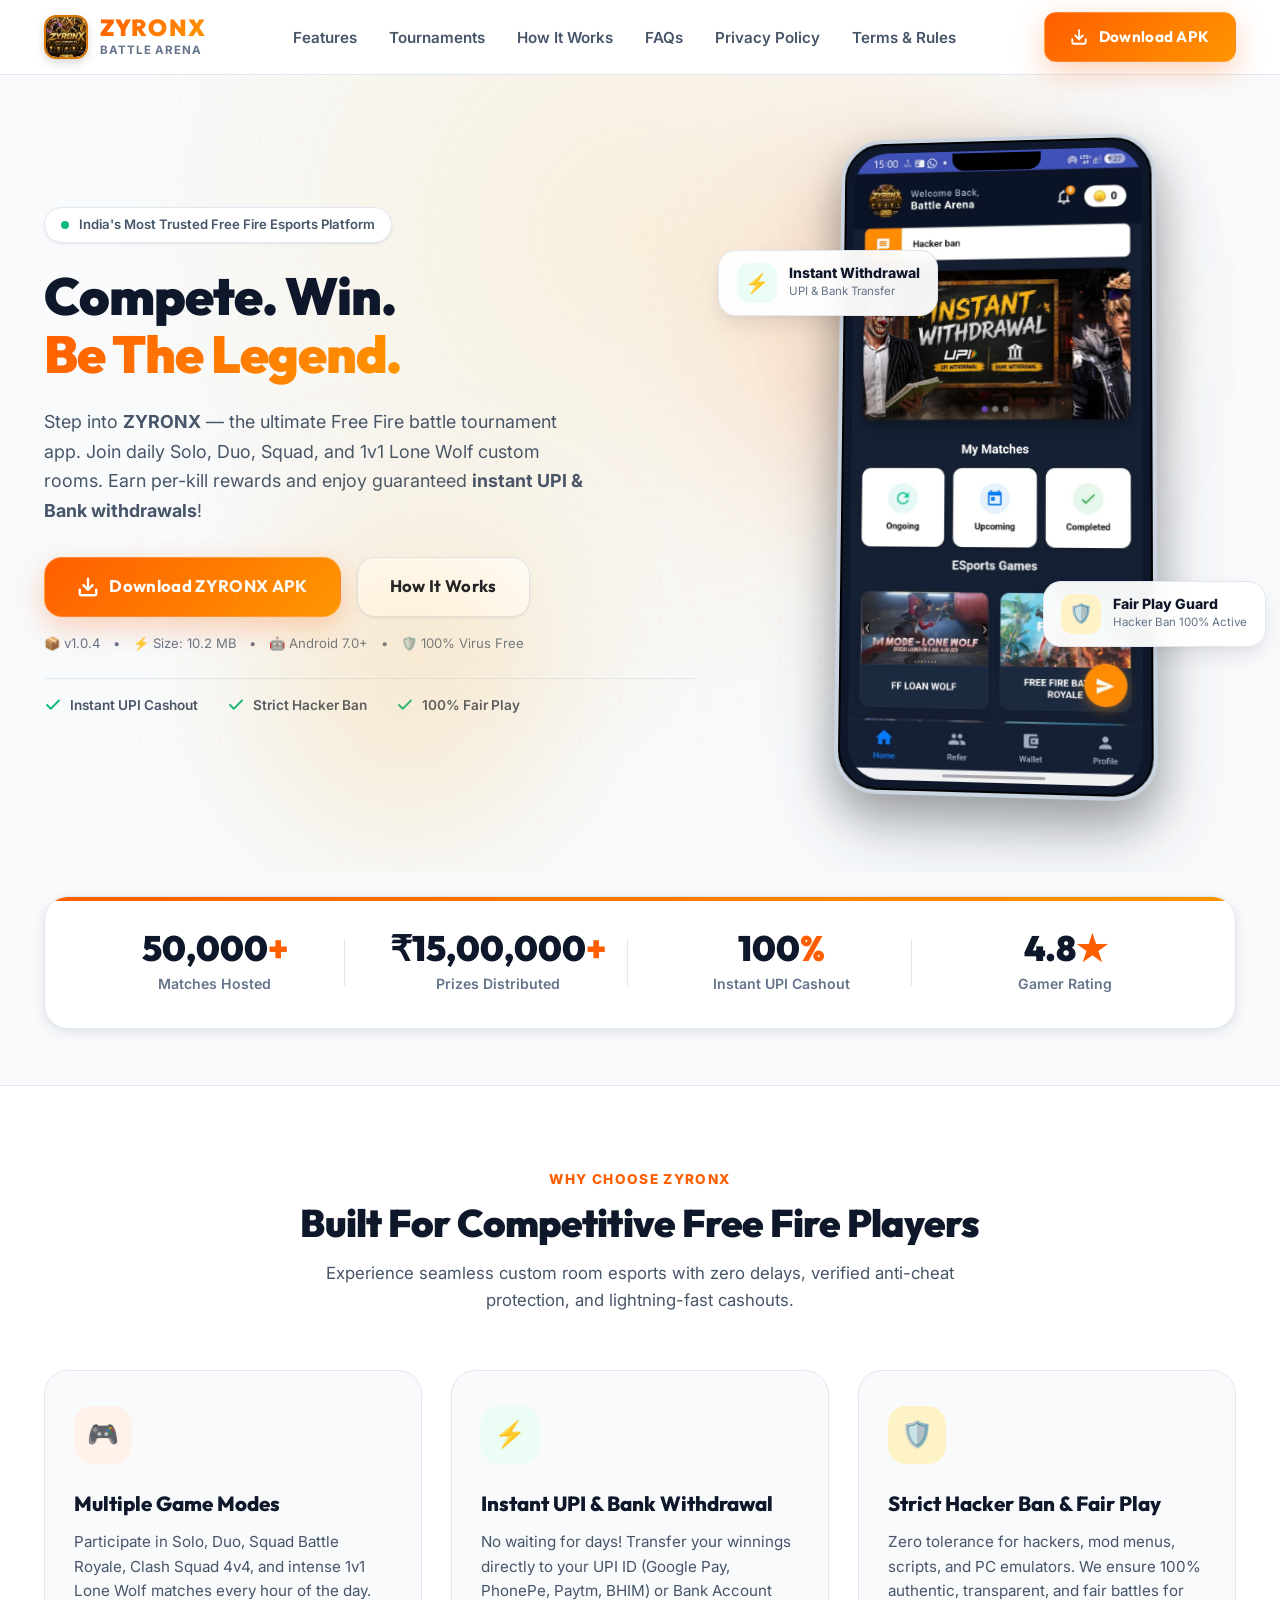
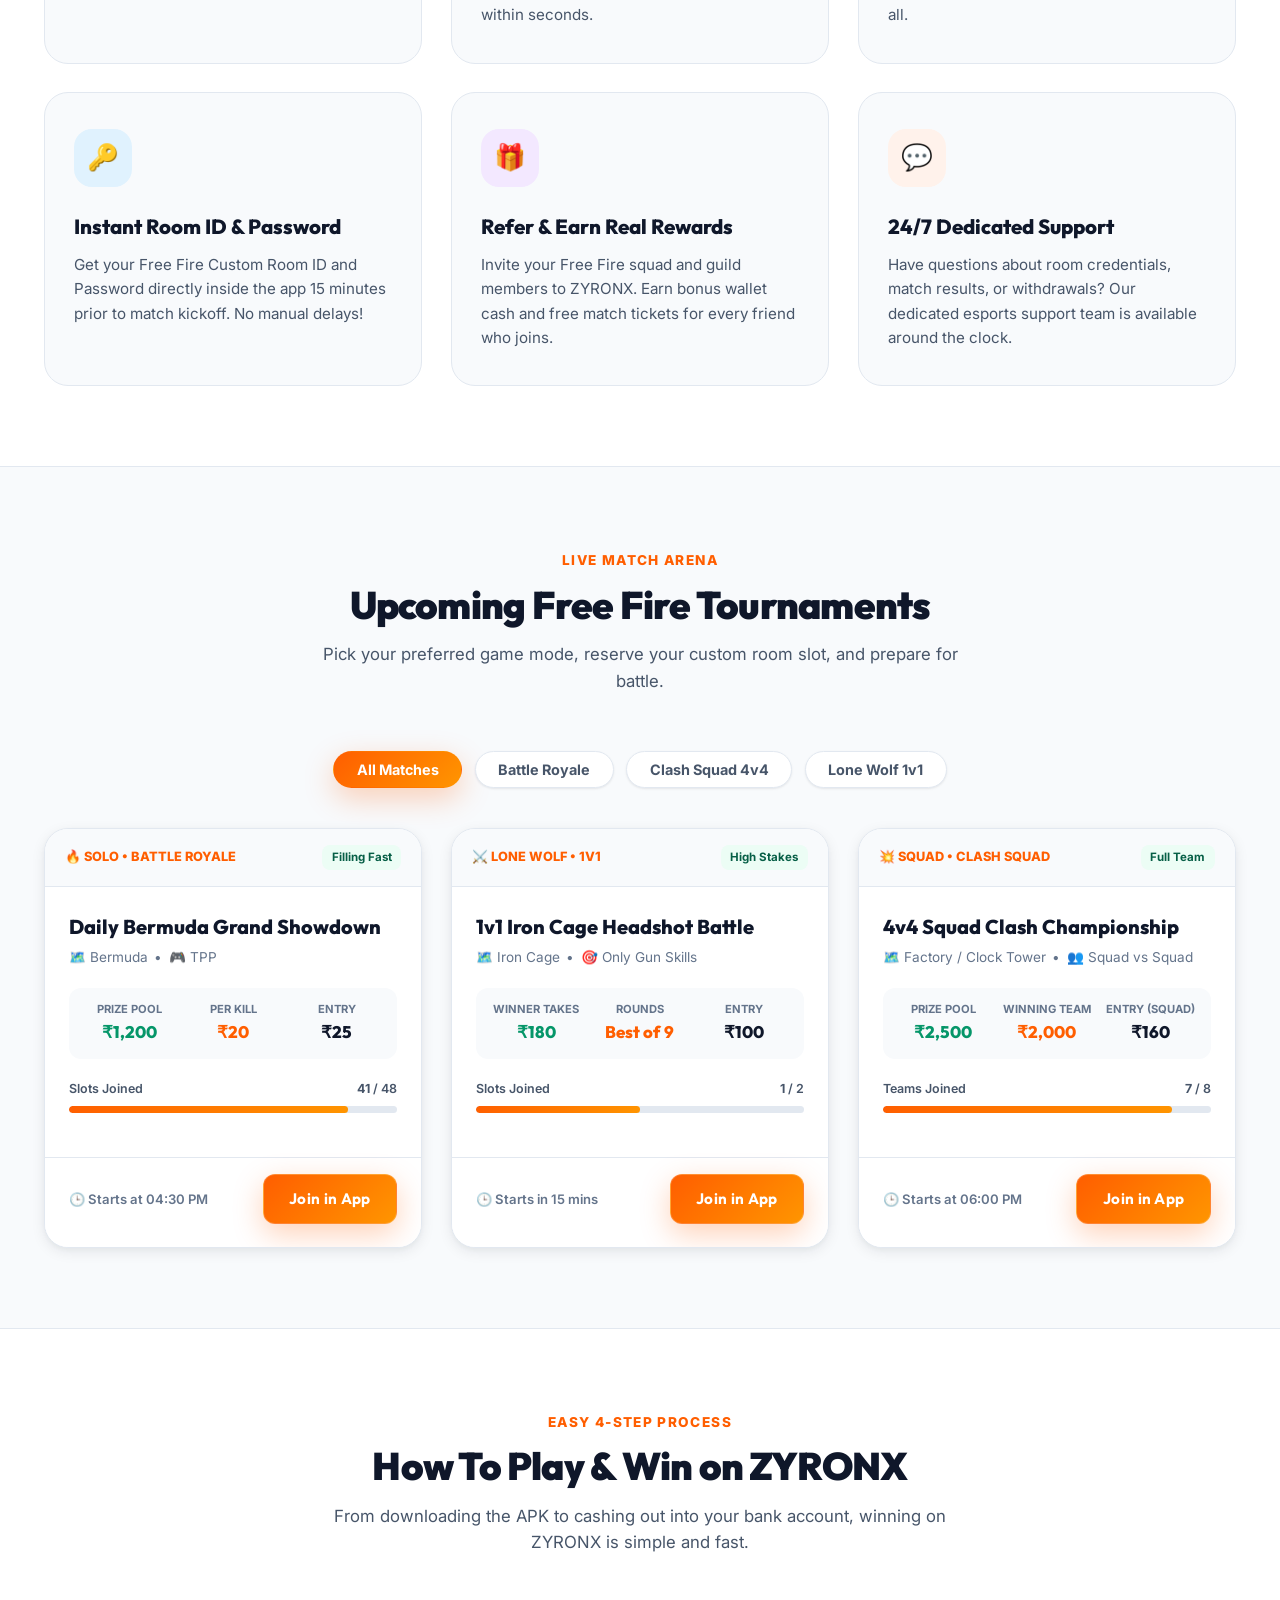
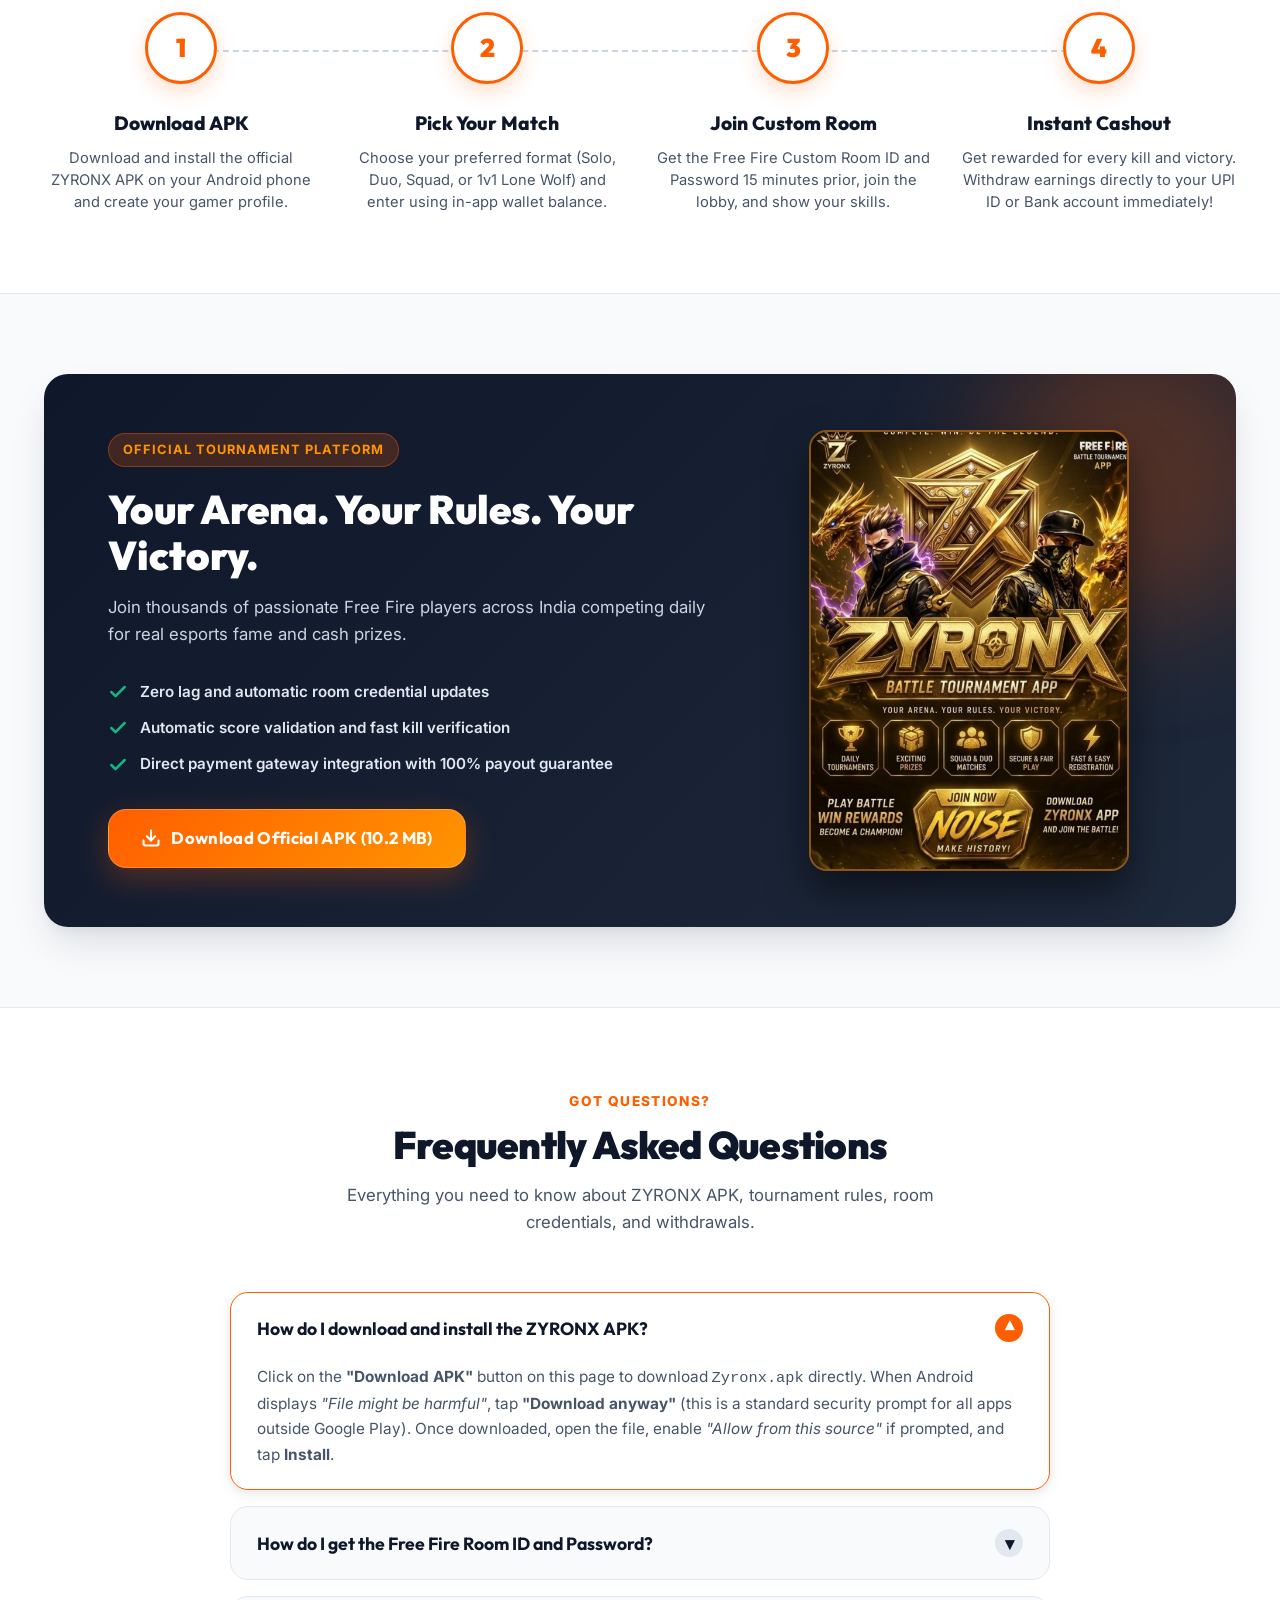
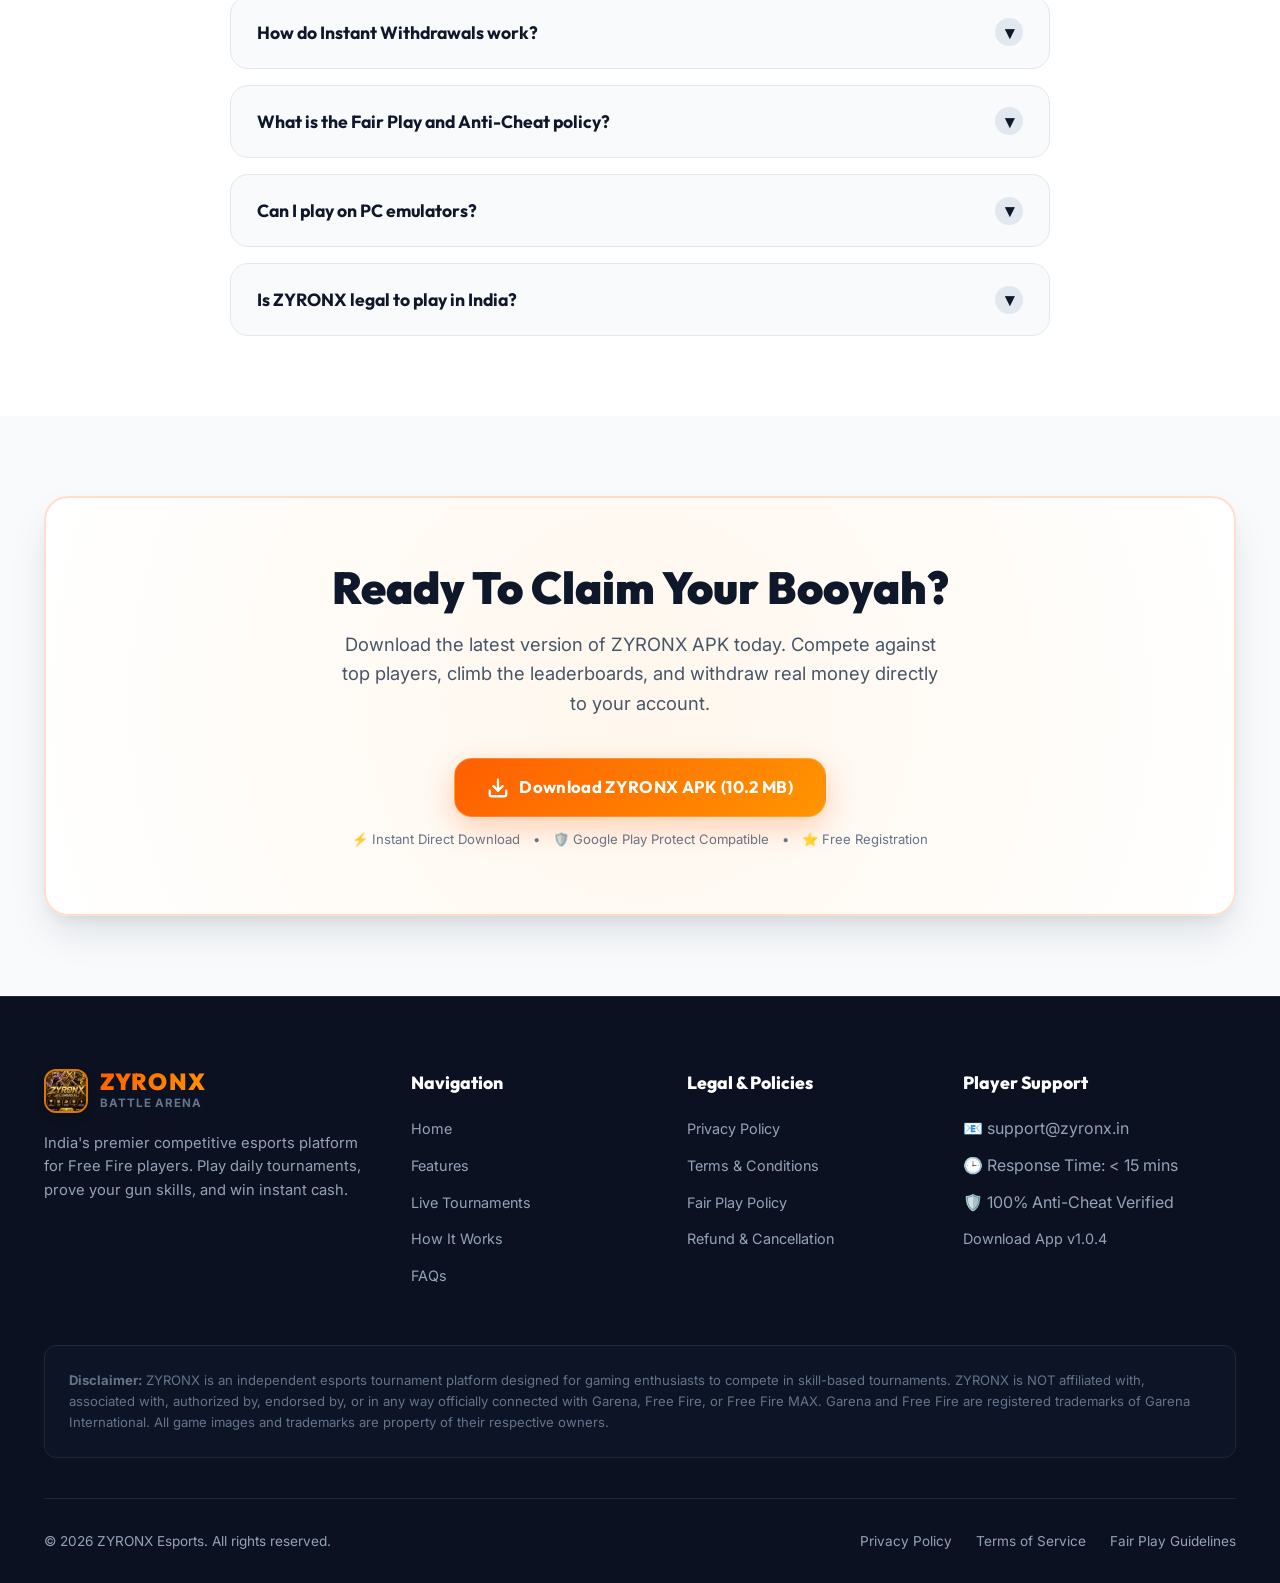
<file: index.html>
<!DOCTYPE html>
<html lang="en">

<head>
  <meta charset="UTF-8">
  <meta name="viewport" content="width=device-width, initial-scale=1.0">
  <title>ZYRONX - Free Fire Tournament App | Download APK & Win Daily Cash</title>
  <meta name="description"
    content="Download ZYRONX Free Fire Tournament App. Compete in daily Solo, Duo, Squad, and 1v1 Lone Wolf custom rooms. Instant UPI & Bank withdrawals, fair play anti-cheat protection.">
  <meta name="keywords"
    content="Free Fire tournament app, ZYRONX APK download, FF custom room app, Free Fire cash tournaments, Lone wolf 1v1, instant UPI withdrawal esports">

  <!-- Favicon -->
  <link rel="icon" type="image/jpeg" href="logo.jpeg">

  <!-- Google Fonts -->
  <link rel="preconnect" href="https://fonts.googleapis.com">
  <link rel="preconnect" href="https://fonts.gstatic.com" crossorigin>
  <link
    href="https://fonts.googleapis.com/css2?family=Inter:wght@400;500;600;700&family=Outfit:wght@600;700;800;900&display=swap"
    rel="stylesheet">

  <!-- Stylesheet -->
  <link rel="stylesheet" href="style.css">
</head>

<body>

  <!-- ================= Site Header ================= -->
  <header class="site-header">
    <div class="container header-inner">
      <a href="index.html" class="brand-logo" id="headerLogoLink">
        <img src="logo.jpeg" alt="ZYRONX Logo" class="brand-icon">
        <div class="brand-text">
          <span class="brand-name">ZYRONX</span>
          <span class="brand-tag">Battle Arena</span>
        </div>
      </a>

      <!-- Desktop & Mobile Navigation Links -->
      <nav>
        <ul class="nav-links" id="navLinks">
          <li><a href="#features" class="nav-link">Features</a></li>
          <li><a href="#tournaments" class="nav-link">Tournaments</a></li>
          <li><a href="#how-it-works" class="nav-link">How It Works</a></li>
          <li><a href="#faqs" class="nav-link">FAQs</a></li>
          <li><a href="privacy-policy.html" class="nav-link">Privacy Policy</a></li>
          <li><a href="terms.html" class="nav-link">Terms & Rules</a></li>
        </ul>
      </nav>

      <!-- Header Action -->
      <div class="header-actions">
        <a href="Zyronx.apk" download="Zyronx.apk" class="btn btn-primary trigger-install-modal" id="headerDownloadBtn">
          <span class="btn-icon">
            <svg width="18" height="18" viewBox="0 0 24 24" fill="none" stroke="currentColor" stroke-width="2.4"
              stroke-linecap="round" stroke-linejoin="round">
              <path d="M21 15v4a2 2 0 0 1-2 2H5a2 2 0 0 1-2-2v-4"></path>
              <polyline points="7 10 12 15 17 10"></polyline>
              <line x1="12" y1="15" x2="12" y2="3"></line>
            </svg>
          </span>
          Download APK
        </a>

        <button class="mobile-menu-toggle" id="mobileMenuToggle" aria-label="Toggle navigation menu">
          <span></span>
          <span></span>
          <span></span>
        </button>
      </div>
    </div>
  </header>

  <!-- ================= Hero Section ================= -->
  <section class="hero-section" id="hero">
    <div class="glow-orb glow-orb-1"></div>
    <div class="glow-orb glow-orb-2"></div>

    <div class="container hero-grid">
      <div class="hero-content">
        <div class="hero-pill">
          <span class="pulse-dot"></span>
          <span>India's Most Trusted Free Fire Esports Platform</span>
        </div>

        <h1 class="hero-title">
          Compete. Win. <br>
          <span class="highlight">Be The Legend.</span>
        </h1>

        <p class="hero-description">
          Step into <strong>ZYRONX</strong> — the ultimate Free Fire battle tournament app. Join daily Solo, Duo, Squad,
          and 1v1 Lone Wolf custom rooms. Earn per-kill rewards and enjoy guaranteed <strong>instant UPI & Bank
            withdrawals</strong>!
        </p>

        <!-- CTA Buttons -->
        <div class="hero-cta-group">
          <a href="Zyronx.apk" download="Zyronx.apk" class="btn btn-primary btn-lg trigger-install-modal"
            id="heroDownloadBtn">
            <span class="btn-icon">
              <svg width="22" height="22" viewBox="0 0 24 24" fill="none" stroke="currentColor" stroke-width="2.5"
                stroke-linecap="round" stroke-linejoin="round">
                <path d="M21 15v4a2 2 0 0 1-2 2H5a2 2 0 0 1-2-2v-4"></path>
                <polyline points="7 10 12 15 17 10"></polyline>
                <line x1="12" y1="15" x2="12" y2="3"></line>
              </svg>
            </span>
            Download ZYRONX APK
          </a>

          <a href="#how-it-works" class="btn btn-secondary btn-lg" id="heroHowItWorksBtn">
            How It Works
          </a>
        </div>

        <div class="apk-info-subtext">
          <span>📦 v1.0.4</span>
          <span>•</span>
          <span>⚡ Size: 10.2 MB</span>
          <span>•</span>
          <span>🤖 Android 7.0+</span>
          <span>•</span>
          <span>🛡️ 100% Virus Free</span>
        </div>

        <!-- Trust Badges -->
        <div class="hero-trust-bar">
          <div class="trust-item">
            <svg width="18" height="18" viewBox="0 0 24 24" fill="none" stroke="currentColor" stroke-width="2.5"
              stroke-linecap="round" stroke-linejoin="round">
              <polyline points="20 6 9 17 4 12"></polyline>
            </svg>
            Instant UPI Cashout
          </div>
          <div class="trust-item">
            <svg width="18" height="18" viewBox="0 0 24 24" fill="none" stroke="currentColor" stroke-width="2.5"
              stroke-linecap="round" stroke-linejoin="round">
              <polyline points="20 6 9 17 4 12"></polyline>
            </svg>
            Strict Hacker Ban
          </div>
          <div class="trust-item">
            <svg width="18" height="18" viewBox="0 0 24 24" fill="none" stroke="currentColor" stroke-width="2.5"
              stroke-linecap="round" stroke-linejoin="round">
              <polyline points="20 6 9 17 4 12"></polyline>
            </svg>
            100% Fair Play
          </div>
        </div>
      </div>

      <!-- App Mockup Graphic -->
      <div class="hero-media">
        <!-- Floating Left Badge -->
        <div class="floating-badge badge-left">
          <div class="badge-icon-box green">⚡</div>
          <div class="badge-content">
            <h4>Instant Withdrawal</h4>
            <p>UPI & Bank Transfer</p>
          </div>
        </div>

        <!-- Phone Mockup with Home Page Screenshot -->
        <div class="phone-mockup-wrapper">
          <div class="phone-frame">
            <div class="phone-notch"></div>
            <div class="phone-screen">
              <img src="home_page.jpeg" alt="ZYRONX Free Fire Tournament App Interface" loading="lazy">
            </div>
          </div>
        </div>

        <!-- Floating Right Badge -->
        <div class="floating-badge badge-right">
          <div class="badge-icon-box gold">🛡️</div>
          <div class="badge-content">
            <h4>Fair Play Guard</h4>
            <p>Hacker Ban 100% Active</p>
          </div>
        </div>
      </div>
    </div>
  </section>

  <!-- ================= Stats Counter Bar ================= -->
  <section class="stats-bar-section">
    <div class="container">
      <div class="stats-container">
        <div class="stat-item">
          <div class="stat-number">50,000<span class="accent">+</span></div>
          <div class="stat-label">Matches Hosted</div>
        </div>
        <div class="stat-item">
          <div class="stat-number">₹15,00,000<span class="accent">+</span></div>
          <div class="stat-label">Prizes Distributed</div>
        </div>
        <div class="stat-item">
          <div class="stat-number">100<span class="accent">%</span></div>
          <div class="stat-label">Instant UPI Cashout</div>
        </div>
        <div class="stat-item">
          <div class="stat-number">4.8<span class="accent">★</span></div>
          <div class="stat-label">Gamer Rating</div>
        </div>
      </div>
    </div>
  </section>

  <!-- ================= Features Section ================= -->
  <section class="features-section" id="features">
    <div class="container">
      <div class="section-header">
        <span class="section-subtitle">Why Choose ZYRONX</span>
        <h2 class="section-title">Built For Competitive Free Fire Players</h2>
        <p class="section-description">
          Experience seamless custom room esports with zero delays, verified anti-cheat protection, and lightning-fast
          cashouts.
        </p>
      </div>

      <div class="features-grid">
        <!-- Feature 1 -->
        <div class="feature-card">
          <div class="feature-icon-wrapper icon-orange">🎮</div>
          <h3 class="feature-title">Multiple Game Modes</h3>
          <p class="feature-desc">
            Participate in Solo, Duo, Squad Battle Royale, Clash Squad 4v4, and intense 1v1 Lone Wolf matches every hour
            of the day.
          </p>
        </div>

        <!-- Feature 2 -->
        <div class="feature-card">
          <div class="feature-icon-wrapper icon-green">⚡</div>
          <h3 class="feature-title">Instant UPI & Bank Withdrawal</h3>
          <p class="feature-desc">
            No waiting for days! Transfer your winnings directly to your UPI ID (Google Pay, PhonePe, Paytm, BHIM) or
            Bank Account within seconds.
          </p>
        </div>

        <!-- Feature 3 -->
        <div class="feature-card">
          <div class="feature-icon-wrapper icon-gold">🛡️</div>
          <h3 class="feature-title">Strict Hacker Ban & Fair Play</h3>
          <p class="feature-desc">
            Zero tolerance for hackers, mod menus, scripts, and PC emulators. We ensure 100% authentic, transparent, and
            fair battles for all.
          </p>
        </div>

        <!-- Feature 4 -->
        <div class="feature-card">
          <div class="feature-icon-wrapper icon-blue">🔑</div>
          <h3 class="feature-title">Instant Room ID & Password</h3>
          <p class="feature-desc">
            Get your Free Fire Custom Room ID and Password directly inside the app 15 minutes prior to match kickoff. No
            manual delays!
          </p>
        </div>

        <!-- Feature 5 -->
        <div class="feature-card">
          <div class="feature-icon-wrapper icon-purple">🎁</div>
          <h3 class="feature-title">Refer & Earn Real Rewards</h3>
          <p class="feature-desc">
            Invite your Free Fire squad and guild members to ZYRONX. Earn bonus wallet cash and free match tickets for
            every friend who joins.
          </p>
        </div>

        <!-- Feature 6 -->
        <div class="feature-card">
          <div class="feature-icon-wrapper icon-orange">💬</div>
          <h3 class="feature-title">24/7 Dedicated Support</h3>
          <p class="feature-desc">
            Have questions about room credentials, match results, or withdrawals? Our dedicated esports support team is
            available around the clock.
          </p>
        </div>
      </div>
    </div>
  </section>

  <!-- ================= Tournaments Preview ================= -->
  <section class="tournaments-section" id="tournaments">
    <div class="container">
      <div class="section-header">
        <span class="section-subtitle">Live Match Arena</span>
        <h2 class="section-title">Upcoming Free Fire Tournaments</h2>
        <p class="section-description">
          Pick your preferred game mode, reserve your custom room slot, and prepare for battle.
        </p>
      </div>

      <!-- Category Filter Tabs -->
      <div class="tournament-filters">
        <button class="filter-btn active" data-filter="all">All Matches</button>
        <button class="filter-btn" data-filter="br">Battle Royale</button>
        <button class="filter-btn" data-filter="cs">Clash Squad 4v4</button>
        <button class="filter-btn" data-filter="lonewolf">Lone Wolf 1v1</button>
      </div>

      <div class="tournaments-grid">
        <!-- Tournament Card 1 -->
        <div class="tournament-card" data-category="br">
          <div class="card-header-bar">
            <span class="match-type">🔥 Solo • Battle Royale</span>
            <span class="match-badge">Filling Fast</span>
          </div>
          <div class="card-body">
            <h4 class="match-title">Daily Bermuda Grand Showdown</h4>
            <div class="match-map">
              <span>🗺️ Bermuda</span>
              <span>•</span>
              <span>🎮 TPP</span>
            </div>

            <div class="match-stats-grid">
              <div class="match-stat-box">
                <div class="match-stat-label">Prize Pool</div>
                <div class="match-stat-value prize">₹1,200</div>
              </div>
              <div class="match-stat-box">
                <div class="match-stat-label">Per Kill</div>
                <div class="match-stat-value kill">₹20</div>
              </div>
              <div class="match-stat-box">
                <div class="match-stat-label">Entry</div>
                <div class="match-stat-value">₹25</div>
              </div>
            </div>

            <div class="slots-progress-wrapper">
              <div class="slots-label-row">
                <span>Slots Joined</span>
                <span><strong>41</strong> / 48</span>
              </div>
              <div class="progress-bar">
                <div class="progress-fill" style="width: 85%;"></div>
              </div>
            </div>
          </div>
          <div class="card-footer">
            <div class="match-time">
              <span>🕒 Starts at 04:30 PM</span>
            </div>
            <a href="Zyronx.apk" download="Zyronx.apk" class="btn btn-primary trigger-install-modal">Join in App</a>
          </div>
        </div>

        <!-- Tournament Card 2 -->
        <div class="tournament-card" data-category="lonewolf">
          <div class="card-header-bar">
            <span class="match-type">⚔️ Lone Wolf • 1v1</span>
            <span class="match-badge">High Stakes</span>
          </div>
          <div class="card-body">
            <h4 class="match-title">1v1 Iron Cage Headshot Battle</h4>
            <div class="match-map">
              <span>🗺️ Iron Cage</span>
              <span>•</span>
              <span>🎯 Only Gun Skills</span>
            </div>

            <div class="match-stats-grid">
              <div class="match-stat-box">
                <div class="match-stat-label">Winner Takes</div>
                <div class="match-stat-value prize">₹180</div>
              </div>
              <div class="match-stat-box">
                <div class="match-stat-label">Rounds</div>
                <div class="match-stat-value kill">Best of 9</div>
              </div>
              <div class="match-stat-box">
                <div class="match-stat-label">Entry</div>
                <div class="match-stat-value">₹100</div>
              </div>
            </div>

            <div class="slots-progress-wrapper">
              <div class="slots-label-row">
                <span>Slots Joined</span>
                <span><strong>1</strong> / 2</span>
              </div>
              <div class="progress-bar">
                <div class="progress-fill" style="width: 50%;"></div>
              </div>
            </div>
          </div>
          <div class="card-footer">
            <div class="match-time">
              <span>🕒 Starts in 15 mins</span>
            </div>
            <a href="Zyronx.apk" download="Zyronx.apk" class="btn btn-primary trigger-install-modal">Join in App</a>
          </div>
        </div>

        <!-- Tournament Card 3 -->
        <div class="tournament-card" data-category="cs">
          <div class="card-header-bar">
            <span class="match-type">💥 Squad • Clash Squad</span>
            <span class="match-badge">Full Team</span>
          </div>
          <div class="card-body">
            <h4 class="match-title">4v4 Squad Clash Championship</h4>
            <div class="match-map">
              <span>🗺️ Factory / Clock Tower</span>
              <span>•</span>
              <span>👥 Squad vs Squad</span>
            </div>

            <div class="match-stats-grid">
              <div class="match-stat-box">
                <div class="match-stat-label">Prize Pool</div>
                <div class="match-stat-value prize">₹2,500</div>
              </div>
              <div class="match-stat-box">
                <div class="match-stat-label">Winning Team</div>
                <div class="match-stat-value kill">₹2,000</div>
              </div>
              <div class="match-stat-box">
                <div class="match-stat-label">Entry (Squad)</div>
                <div class="match-stat-value">₹160</div>
              </div>
            </div>

            <div class="slots-progress-wrapper">
              <div class="slots-label-row">
                <span>Teams Joined</span>
                <span><strong>7</strong> / 8</span>
              </div>
              <div class="progress-bar">
                <div class="progress-fill" style="width: 88%;"></div>
              </div>
            </div>
          </div>
          <div class="card-footer">
            <div class="match-time">
              <span>🕒 Starts at 06:00 PM</span>
            </div>
            <a href="Zyronx.apk" download="Zyronx.apk" class="btn btn-primary trigger-install-modal">Join in App</a>
          </div>
        </div>
      </div>
    </div>
  </section>

  <!-- ================= How It Works ================= -->
  <section class="how-it-works-section" id="how-it-works">
    <div class="container">
      <div class="section-header">
        <span class="section-subtitle">Easy 4-Step Process</span>
        <h2 class="section-title">How To Play & Win on ZYRONX</h2>
        <p class="section-description">
          From downloading the APK to cashing out into your bank account, winning on ZYRONX is simple and fast.
        </p>
      </div>

      <div class="steps-grid">
        <!-- Step 1 -->
        <div class="step-card">
          <div class="step-number-bubble">1</div>
          <h3 class="step-title">Download APK</h3>
          <p class="step-desc">
            Download and install the official ZYRONX APK on your Android phone and create your gamer profile.
          </p>
        </div>

        <!-- Step 2 -->
        <div class="step-card">
          <div class="step-number-bubble">2</div>
          <h3 class="step-title">Pick Your Match</h3>
          <p class="step-desc">
            Choose your preferred format (Solo, Duo, Squad, or 1v1 Lone Wolf) and enter using in-app wallet balance.
          </p>
        </div>

        <!-- Step 3 -->
        <div class="step-card">
          <div class="step-number-bubble">3</div>
          <h3 class="step-title">Join Custom Room</h3>
          <p class="step-desc">
            Get the Free Fire Custom Room ID and Password 15 minutes prior, join the lobby, and show your skills.
          </p>
        </div>

        <!-- Step 4 -->
        <div class="step-card">
          <div class="step-number-bubble">4</div>
          <h3 class="step-title">Instant Cashout</h3>
          <p class="step-desc">
            Get rewarded for every kill and victory. Withdraw earnings directly to your UPI ID or Bank account
            immediately!
          </p>
        </div>
      </div>
    </div>
  </section>

  <!-- ================= App Showcase Banner ================= -->
  <section class="showcase-banner-section">
    <div class="container">
      <div class="showcase-card">
        <div class="showcase-content">
          <span class="showcase-badge">Official Tournament Platform</span>
          <h2 class="showcase-title">Your Arena. Your Rules. Your Victory.</h2>
          <p class="showcase-desc">
            Join thousands of passionate Free Fire players across India competing daily for real esports fame and cash
            prizes.
          </p>

          <ul class="showcase-checklist">
            <li>
              <svg width="20" height="20" viewBox="0 0 24 24" fill="none" stroke="currentColor" stroke-width="3"
                stroke-linecap="round" stroke-linejoin="round">
                <polyline points="20 6 9 17 4 12"></polyline>
              </svg>
              Zero lag and automatic room credential updates
            </li>
            <li>
              <svg width="20" height="20" viewBox="0 0 24 24" fill="none" stroke="currentColor" stroke-width="3"
                stroke-linecap="round" stroke-linejoin="round">
                <polyline points="20 6 9 17 4 12"></polyline>
              </svg>
              Automatic score validation and fast kill verification
            </li>
            <li>
              <svg width="20" height="20" viewBox="0 0 24 24" fill="none" stroke="currentColor" stroke-width="3"
                stroke-linecap="round" stroke-linejoin="round">
                <polyline points="20 6 9 17 4 12"></polyline>
              </svg>
              Direct payment gateway integration with 100% payout guarantee
            </li>
          </ul>

          <a href="Zyronx.apk" download="Zyronx.apk" class="btn btn-primary btn-lg trigger-install-modal"
            id="showcaseDownloadBtn">
            <span class="btn-icon">
              <svg width="20" height="20" viewBox="0 0 24 24" fill="none" stroke="currentColor" stroke-width="2.5"
                stroke-linecap="round" stroke-linejoin="round">
                <path d="M21 15v4a2 2 0 0 1-2 2H5a2 2 0 0 1-2-2v-4"></path>
                <polyline points="7 10 12 15 17 10"></polyline>
                <line x1="12" y1="15" x2="12" y2="3"></line>
              </svg>
            </span>
            Download Official APK (10.2 MB)
          </a>
        </div>

        <div class="showcase-image-box">
          <img src="logo.jpeg" alt="ZYRONX Battle Tournament Poster" class="poster-preview-img" loading="lazy">
        </div>
      </div>
    </div>
  </section>

  <!-- ================= Frequently Asked Questions ================= -->
  <section class="faq-section" id="faqs">
    <div class="container">
      <div class="section-header">
        <span class="section-subtitle">Got Questions?</span>
        <h2 class="section-title">Frequently Asked Questions</h2>
        <p class="section-description">
          Everything you need to know about ZYRONX APK, tournament rules, room credentials, and withdrawals.
        </p>
      </div>

      <div class="faq-accordion">
        <!-- FAQ 1 -->
        <div class="faq-item active">
          <button class="faq-question">
            <span>How do I download and install the ZYRONX APK?</span>
            <span class="faq-icon">▾</span>
          </button>
          <div class="faq-answer">
            <p>
              Click on the <strong>"Download APK"</strong> button on this page to download <code>Zyronx.apk</code>
              directly. When Android displays <em>"File might be harmful"</em>, tap <strong>"Download anyway"</strong>
              (this is a standard security prompt for all apps outside Google Play). Once downloaded, open the file,
              enable <em>"Allow from this source"</em> if prompted, and tap <strong>Install</strong>.
            </p>
          </div>
        </div>

        <!-- FAQ 2 -->
        <div class="faq-item">
          <button class="faq-question">
            <span>How do I get the Free Fire Room ID and Password?</span>
            <span class="faq-icon">▾</span>
          </button>
          <div class="faq-answer">
            <p>
              Once you register for a match inside the ZYRONX app, the Custom Room ID and Password will be revealed on
              your match details screen exactly <strong>15 minutes before the scheduled match time</strong>. Open Free
              Fire, go to Custom Room, search for the Room ID, enter the Password, and sit in your designated slot.
            </p>
          </div>
        </div>

        <!-- FAQ 3 -->
        <div class="faq-item">
          <button class="faq-question">
            <span>How do Instant Withdrawals work?</span>
            <span class="faq-icon">▾</span>
          </button>
          <div class="faq-answer">
            <p>
              Go to the <strong>Wallet</strong> section inside the ZYRONX app, enter the amount you wish to withdraw,
              and provide your UPI ID (Google Pay, PhonePe, Paytm, BHIM) or Bank details. Payouts are processed
              instantly within minutes without hidden deductions.
            </p>
          </div>
        </div>

        <!-- FAQ 4 -->
        <div class="faq-item">
          <button class="faq-question">
            <span>What is the Fair Play and Anti-Cheat policy?</span>
            <span class="faq-icon">▾</span>
          </button>
          <div class="faq-answer">
            <p>
              ZYRONX strictly prohibits any kind of hacking, mod APKs, auto-aim, speed scripts, antenna hacks, teaming
              up in Solo matches, or unauthorized emulator usage. Violators face permanent account bans and forfeiture
              of wallet funds.
            </p>
          </div>
        </div>

        <!-- FAQ 5 -->
        <div class="faq-item">
          <button class="faq-question">
            <span>Can I play on PC emulators?</span>
            <span class="faq-icon">▾</span>
          </button>
          <div class="faq-answer">
            <p>
              Unless explicitly specified in a dedicated "Emulator Allowed" custom room, all standard tournaments are
              strictly <strong>Mobile Only</strong> to maintain competitive integrity and fair play for mobile gamers.
            </p>
          </div>
        </div>

        <!-- FAQ 6 -->
        <div class="faq-item">
          <button class="faq-question">
            <span>Is ZYRONX legal to play in India?</span>
            <span class="faq-icon">▾</span>
          </button>
          <div class="faq-answer">
            <p>
              Yes! Esports and video game tournaments like Free Fire are recognized as games of skill under Indian law.
              Participation in skill-based competitive matches is legally permitted across most states in India. Players
              must be 18+ or have guardian consent.
            </p>
          </div>
        </div>
      </div>
    </div>
  </section>

  <!-- ================= Bottom Download CTA ================= -->
  <section class="download-cta-section">
    <div class="container">
      <div class="download-cta-card">
        <h2 class="download-cta-title">Ready To Claim Your Booyah?</h2>
        <p class="download-cta-desc">
          Download the latest version of ZYRONX APK today. Compete against top players, climb the leaderboards, and
          withdraw real money directly to your account.
        </p>

        <div class="download-actions-center">
          <a href="Zyronx.apk" download="Zyronx.apk" class="btn btn-primary btn-lg trigger-install-modal"
            id="bottomDownloadBtn">
            <span class="btn-icon">
              <svg width="22" height="22" viewBox="0 0 24 24" fill="none" stroke="currentColor" stroke-width="2.5"
                stroke-linecap="round" stroke-linejoin="round">
                <path d="M21 15v4a2 2 0 0 1-2 2H5a2 2 0 0 1-2-2v-4"></path>
                <polyline points="7 10 12 15 17 10"></polyline>
                <line x1="12" y1="15" x2="12" y2="3"></line>
              </svg>
            </span>
            Download ZYRONX APK (10.2 MB)
          </a>

          <div class="apk-info-subtext">
            <span>⚡ Instant Direct Download</span>
            <span>•</span>
            <span>🛡️ Google Play Protect Compatible</span>
            <span>•</span>
            <span>⭐ Free Registration</span>
          </div>
        </div>
      </div>
    </div>
  </section>

  <!-- ================= Site Footer ================= -->
  <footer class="site-footer">
    <div class="container">
      <div class="footer-grid">
        <!-- Brand Info -->
        <div class="footer-brand">
          <div class="brand-logo">
            <img src="logo.jpeg" alt="ZYRONX Logo" class="brand-icon">
            <div class="brand-text">
              <span class="brand-name">ZYRONX</span>
              <span class="brand-tag">Battle Arena</span>
            </div>
          </div>
          <p>
            India's premier competitive esports platform for Free Fire players. Play daily tournaments, prove your gun
            skills, and win instant cash.
          </p>

        </div>

        <!-- Quick Links -->
        <div class="footer-col">
          <h4 class="footer-title">Navigation</h4>
          <ul class="footer-links">
            <li><a href="#hero">Home</a></li>
            <li><a href="#features">Features</a></li>
            <li><a href="#tournaments">Live Tournaments</a></li>
            <li><a href="#how-it-works">How It Works</a></li>
            <li><a href="#faqs">FAQs</a></li>
          </ul>
        </div>

        <!-- Legal & Policies -->
        <div class="footer-col">
          <h4 class="footer-title">Legal & Policies</h4>
          <ul class="footer-links">
            <li><a href="privacy-policy.html">Privacy Policy</a></li>
            <li><a href="terms.html">Terms & Conditions</a></li>
            <li><a href="terms.html#fairplay">Fair Play Policy</a></li>
            <li><a href="terms.html#refunds">Refund & Cancellation</a></li>
          </ul>
        </div>

        <!-- Support Info -->
        <div class="footer-col">
          <h4 class="footer-title">Player Support</h4>
          <ul class="footer-links">
            <li><span>📧 support@zyronx.in</span></li>
            <li><span>🕒 Response Time: &lt; 15 mins</span></li>
            <li><span>🛡️ 100% Anti-Cheat Verified</span></li>
            <li><a href="Zyronx.apk" download="Zyronx.apk" class="trigger-install-modal">Download App v1.0.4</a></li>
          </ul>
        </div>
      </div>

      <!-- Legal Disclaimer -->
      <div class="footer-disclaimer-box">
        <p>
          <strong>Disclaimer:</strong> ZYRONX is an independent esports tournament platform designed for gaming
          enthusiasts to compete in skill-based tournaments. ZYRONX is NOT affiliated with, associated with, authorized
          by, endorsed by, or in any way officially connected with Garena, Free Fire, or Free Fire MAX. Garena and Free
          Fire are registered trademarks of Garena International. All game images and trademarks are property of their
          respective owners.
        </p>
      </div>

      <!-- Copyright & Bottom Links -->
      <div class="footer-bottom">
        <p>© 2026 ZYRONX Esports. All rights reserved.</p>
        <div class="footer-bottom-links">
          <a href="privacy-policy.html">Privacy Policy</a>
          <a href="terms.html">Terms of Service</a>
          <a href="terms.html#fairplay">Fair Play Guidelines</a>
        </div>
      </div>
    </div>
  </footer>

  <!-- ================= Installation Guide Modal ================= -->
  <div class="modal-backdrop" id="installModal" role="dialog" aria-modal="true">
    <div class="install-modal">
      <button class="modal-close-btn" id="closeInstallModal" aria-label="Close dialog">✕</button>

      <div class="modal-header">
        <div class="modal-icon-badge">📲</div>
        <h3 class="modal-title">How To Install ZYRONX APK</h3>
        <p class="modal-subtitle">Follow these 3 easy steps on your Android device</p>
      </div>

      <div class="install-steps-list">
        <div class="modal-step-item">
          <div class="modal-step-num">1</div>
          <div class="modal-step-info">
            <h5>Download File</h5>
            <p>Your download of <code>Zyronx.apk</code> has started. If prompted with <em>"File might be harmful"</em>,
              tap <strong>Download anyway</strong>.</p>
          </div>
        </div>

        <div class="modal-step-item">
          <div class="modal-step-num">2</div>
          <div class="modal-step-info">
            <h5>Allow Installation</h5>
            <p>Open the downloaded APK. If prompted by your browser or files app, go to Settings and enable
              <strong>"Allow from this source"</strong>.</p>
          </div>
        </div>

        <div class="modal-step-item">
          <div class="modal-step-num">3</div>
          <div class="modal-step-info">
            <h5>Install & Start Winning</h5>
            <p>Tap <strong>Install</strong>. Once completed, open ZYRONX, create your profile, and join your first Free
              Fire tournament!</p>
          </div>
        </div>
      </div>

      <button class="btn btn-primary" style="width: 100%;" id="modalUnderstoodBtn">
        Got It, Thanks!
      </button>
    </div>
  </div>

  <!-- Real-time Live Toast Container -->
  <div class="toast-container" id="toastContainer"></div>

  <!-- JavaScript -->
  <script src="app.js"></script>
</body>

</html>
</file>
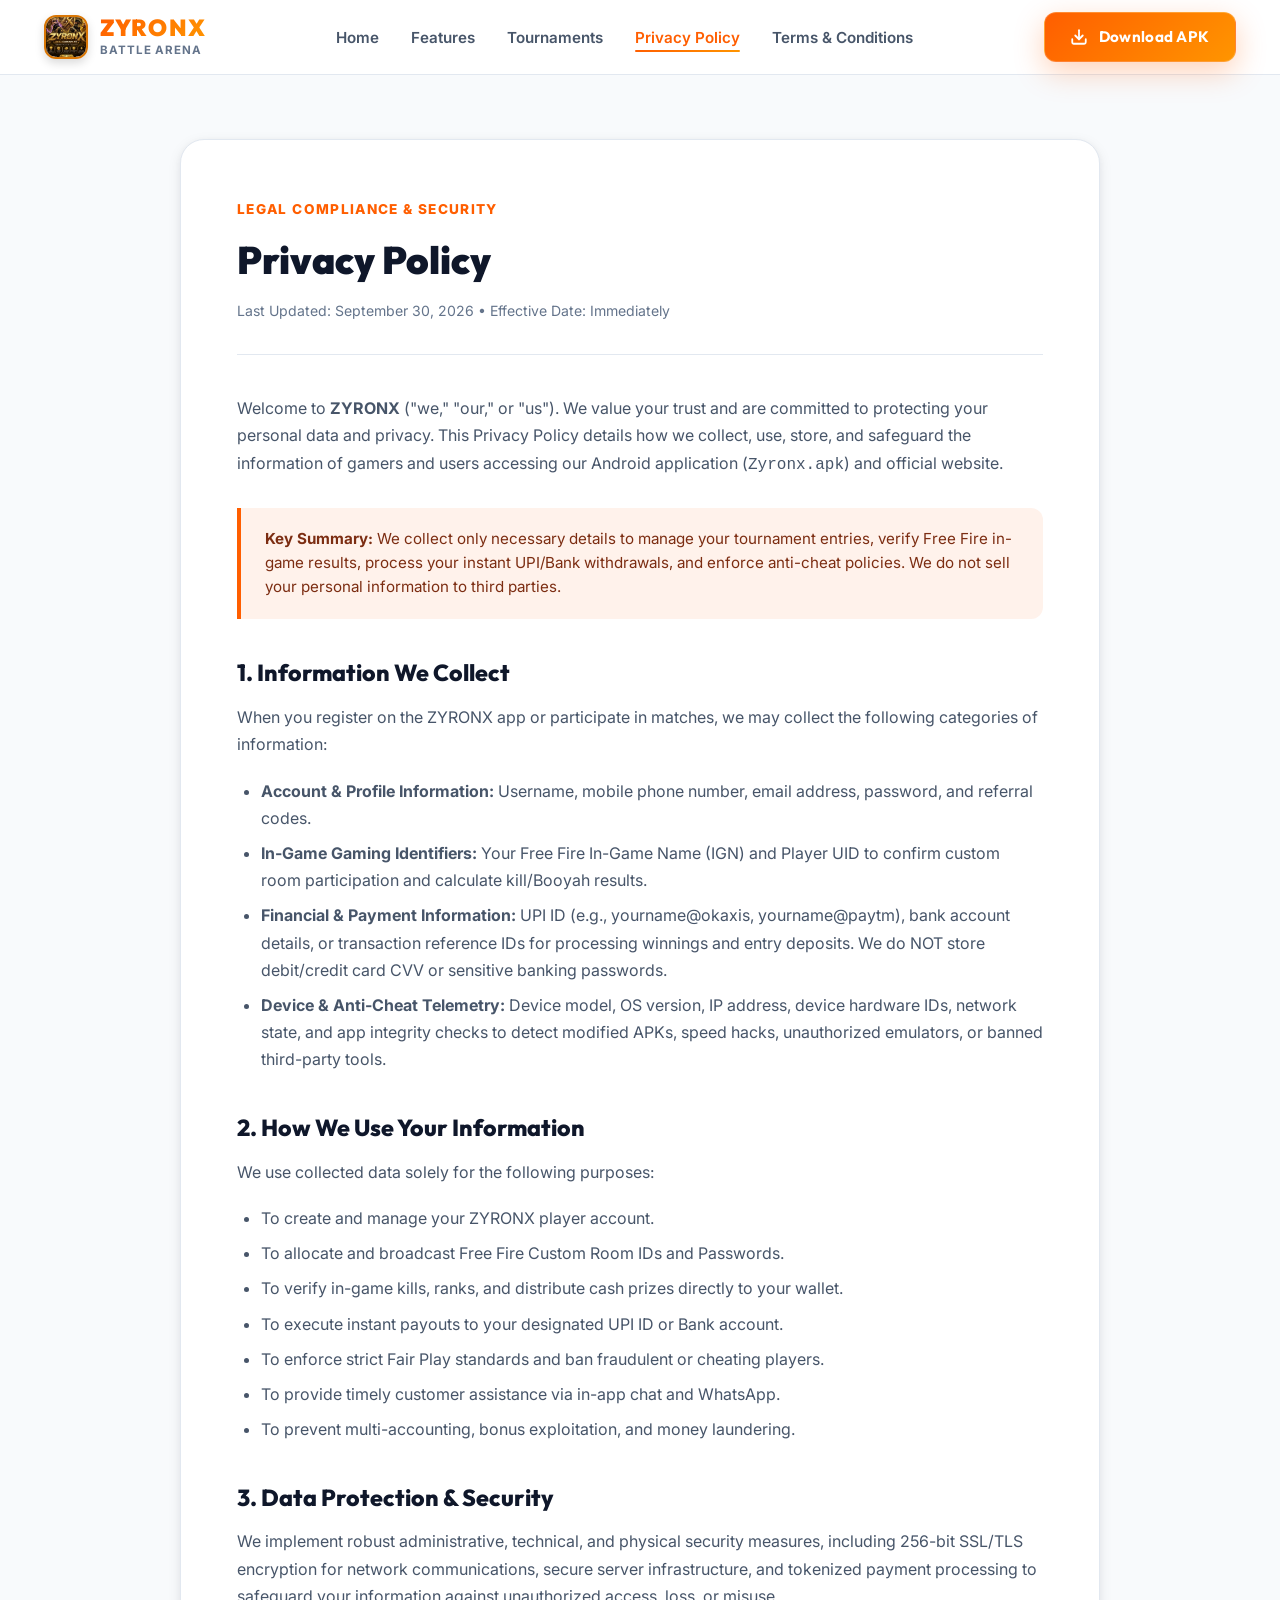
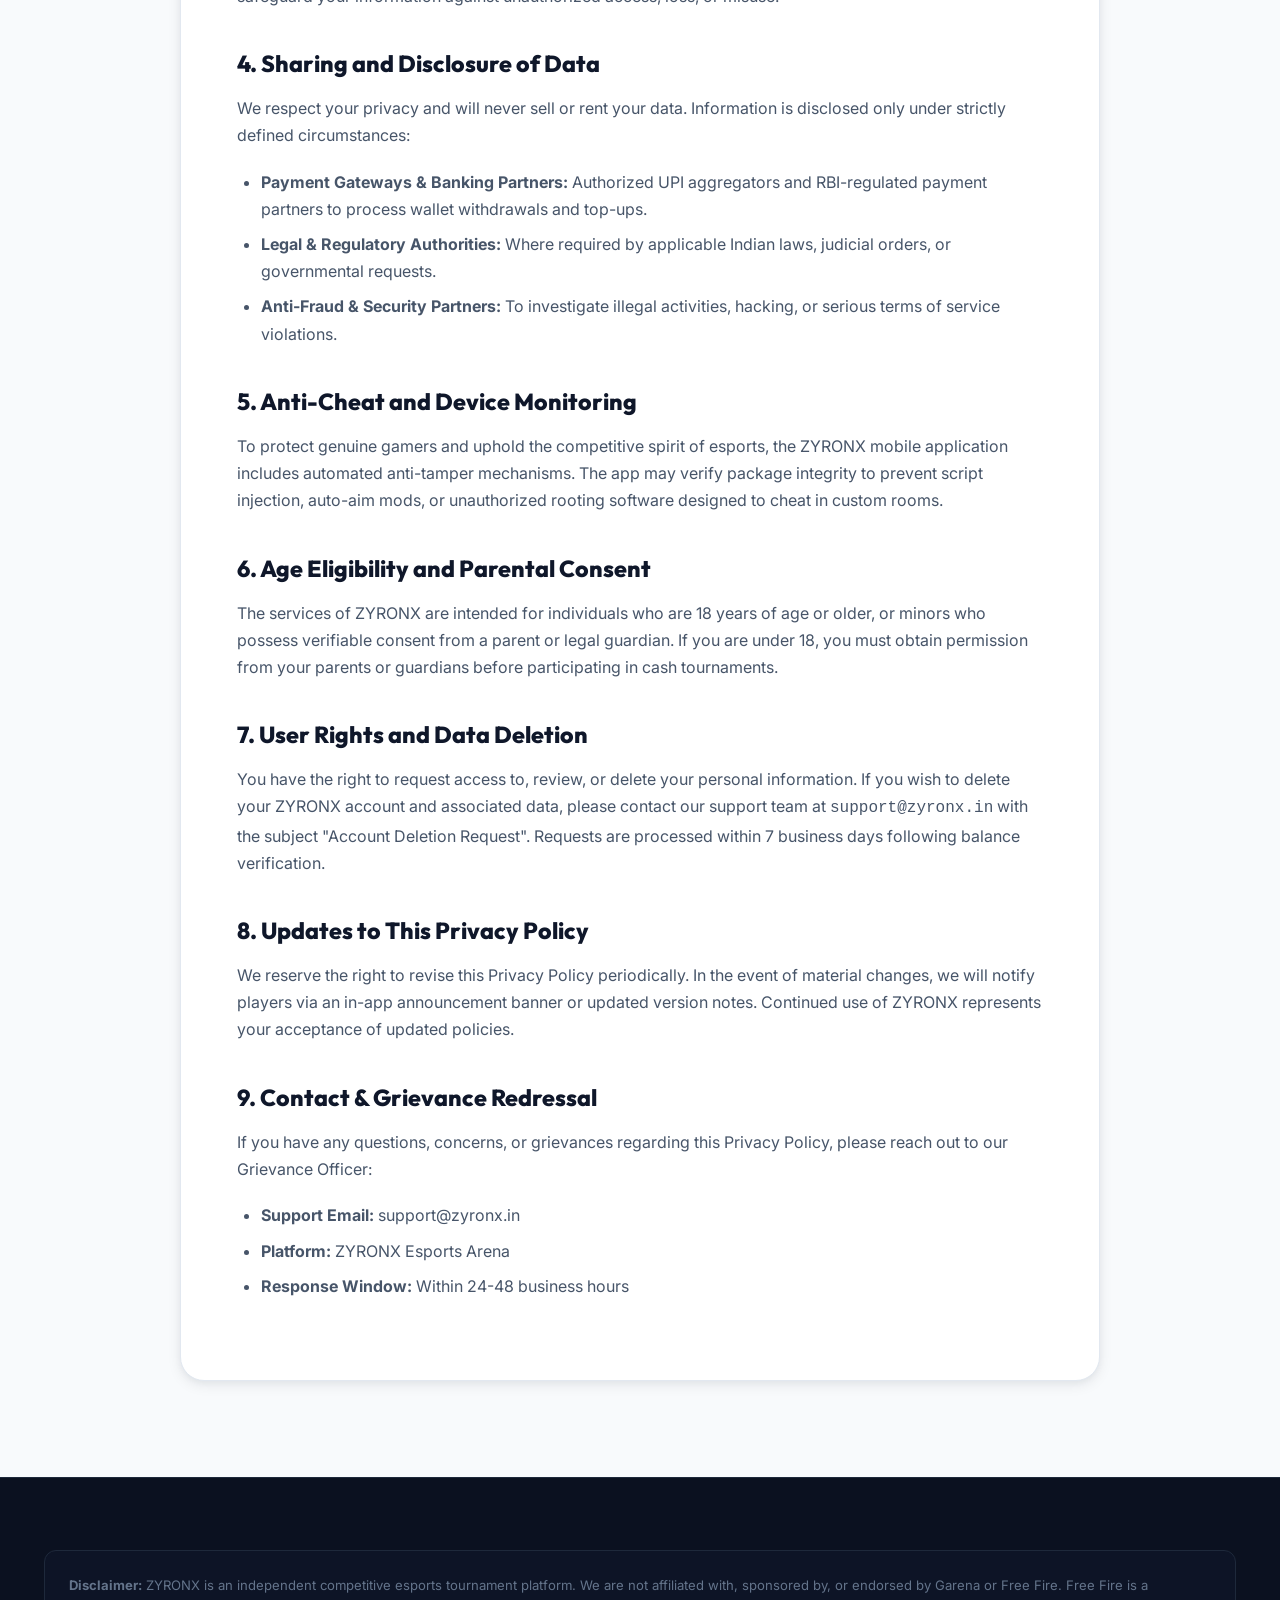
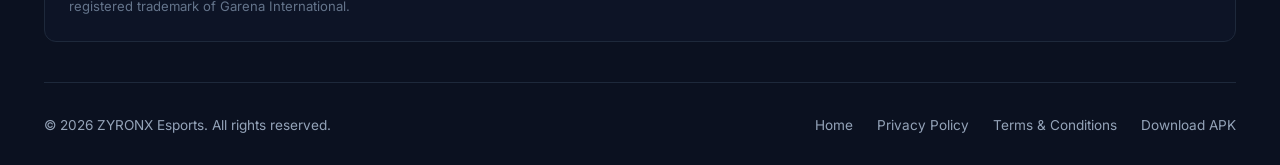
<file: privacy-policy.html>
<!DOCTYPE html>
<html lang="en">
<head>
  <meta charset="UTF-8">
  <meta name="viewport" content="width=device-width, initial-scale=1.0">
  <title>Privacy Policy - ZYRONX Battle Tournament App</title>
  <meta name="description" content="Official Privacy Policy for ZYRONX Free Fire Tournament Platform. Learn how we collect, safeguard, and manage user data and transactions.">
  
  <!-- Favicon -->
  <link rel="icon" type="image/jpeg" href="logo.jpeg">
  
  <!-- Google Fonts -->
  <link rel="preconnect" href="https://fonts.googleapis.com">
  <link rel="preconnect" href="https://fonts.gstatic.com" crossorigin>
  <link href="https://fonts.googleapis.com/css2?family=Inter:wght@400;500;600;700&family=Outfit:wght@600;700;800;900&display=swap" rel="stylesheet">
  
  <!-- Stylesheet -->
  <link rel="stylesheet" href="style.css">
</head>
<body>

  <!-- Site Header -->
  <header class="site-header">
    <div class="container header-inner">
      <a href="index.html" class="brand-logo">
        <img src="logo.jpeg" alt="ZYRONX Logo" class="brand-icon">
        <div class="brand-text">
          <span class="brand-name">ZYRONX</span>
          <span class="brand-tag">Battle Arena</span>
        </div>
      </a>

      <nav>
        <ul class="nav-links" id="navLinks">
          <li><a href="index.html" class="nav-link">Home</a></li>
          <li><a href="index.html#features" class="nav-link">Features</a></li>
          <li><a href="index.html#tournaments" class="nav-link">Tournaments</a></li>
          <li><a href="privacy-policy.html" class="nav-link active">Privacy Policy</a></li>
          <li><a href="terms.html" class="nav-link">Terms & Conditions</a></li>
        </ul>
      </nav>

      <div class="header-actions">
        <a href="Zyronx.apk" download="Zyronx.apk" class="btn btn-primary trigger-install-modal">
          <span class="btn-icon">
            <svg width="18" height="18" viewBox="0 0 24 24" fill="none" stroke="currentColor" stroke-width="2.4" stroke-linecap="round" stroke-linejoin="round">
              <path d="M21 15v4a2 2 0 0 1-2 2H5a2 2 0 0 1-2-2v-4"></path>
              <polyline points="7 10 12 15 17 10"></polyline>
              <line x1="12" y1="15" x2="12" y2="3"></line>
            </svg>
          </span>
          Download APK
        </a>
      </div>
    </div>
  </header>

  <!-- Policy Content Section -->
  <main class="policy-page">
    <div class="container">
      <div class="policy-box">
        <div class="policy-header">
          <span class="section-subtitle">Legal Compliance & Security</span>
          <h1>Privacy Policy</h1>
          <p class="policy-meta">Last Updated: September 30, 2026 • Effective Date: Immediately</p>
        </div>

        <div class="policy-content">
          <p>
            Welcome to <strong>ZYRONX</strong> ("we," "our," or "us"). We value your trust and are committed to protecting your personal data and privacy. This Privacy Policy details how we collect, use, store, and safeguard the information of gamers and users accessing our Android application (<code>Zyronx.apk</code>) and official website.
          </p>

          <div class="policy-callout">
            <strong>Key Summary:</strong> We collect only necessary details to manage your tournament entries, verify Free Fire in-game results, process your instant UPI/Bank withdrawals, and enforce anti-cheat policies. We do not sell your personal information to third parties.
          </div>

          <h2>1. Information We Collect</h2>
          <p>When you register on the ZYRONX app or participate in matches, we may collect the following categories of information:</p>
          <ul>
            <li><strong>Account & Profile Information:</strong> Username, mobile phone number, email address, password, and referral codes.</li>
            <li><strong>In-Game Gaming Identifiers:</strong> Your Free Fire In-Game Name (IGN) and Player UID to confirm custom room participation and calculate kill/Booyah results.</li>
            <li><strong>Financial & Payment Information:</strong> UPI ID (e.g., yourname@okaxis, yourname@paytm), bank account details, or transaction reference IDs for processing winnings and entry deposits. We do NOT store debit/credit card CVV or sensitive banking passwords.</li>
            <li><strong>Device & Anti-Cheat Telemetry:</strong> Device model, OS version, IP address, device hardware IDs, network state, and app integrity checks to detect modified APKs, speed hacks, unauthorized emulators, or banned third-party tools.</li>
          </ul>

          <h2>2. How We Use Your Information</h2>
          <p>We use collected data solely for the following purposes:</p>
          <ul>
            <li>To create and manage your ZYRONX player account.</li>
            <li>To allocate and broadcast Free Fire Custom Room IDs and Passwords.</li>
            <li>To verify in-game kills, ranks, and distribute cash prizes directly to your wallet.</li>
            <li>To execute instant payouts to your designated UPI ID or Bank account.</li>
            <li>To enforce strict Fair Play standards and ban fraudulent or cheating players.</li>
            <li>To provide timely customer assistance via in-app chat and WhatsApp.</li>
            <li>To prevent multi-accounting, bonus exploitation, and money laundering.</li>
          </ul>

          <h2>3. Data Protection & Security</h2>
          <p>
            We implement robust administrative, technical, and physical security measures, including 256-bit SSL/TLS encryption for network communications, secure server infrastructure, and tokenized payment processing to safeguard your information against unauthorized access, loss, or misuse.
          </p>

          <h2>4. Sharing and Disclosure of Data</h2>
          <p>
            We respect your privacy and will never sell or rent your data. Information is disclosed only under strictly defined circumstances:
          </p>
          <ul>
            <li><strong>Payment Gateways & Banking Partners:</strong> Authorized UPI aggregators and RBI-regulated payment partners to process wallet withdrawals and top-ups.</li>
            <li><strong>Legal & Regulatory Authorities:</strong> Where required by applicable Indian laws, judicial orders, or governmental requests.</li>
            <li><strong>Anti-Fraud & Security Partners:</strong> To investigate illegal activities, hacking, or serious terms of service violations.</li>
          </ul>

          <h2>5. Anti-Cheat and Device Monitoring</h2>
          <p>
            To protect genuine gamers and uphold the competitive spirit of esports, the ZYRONX mobile application includes automated anti-tamper mechanisms. The app may verify package integrity to prevent script injection, auto-aim mods, or unauthorized rooting software designed to cheat in custom rooms.
          </p>

          <h2>6. Age Eligibility and Parental Consent</h2>
          <p>
            The services of ZYRONX are intended for individuals who are 18 years of age or older, or minors who possess verifiable consent from a parent or legal guardian. If you are under 18, you must obtain permission from your parents or guardians before participating in cash tournaments.
          </p>

          <h2>7. User Rights and Data Deletion</h2>
          <p>
            You have the right to request access to, review, or delete your personal information. If you wish to delete your ZYRONX account and associated data, please contact our support team at <code>support@zyronx.in</code> with the subject "Account Deletion Request". Requests are processed within 7 business days following balance verification.
          </p>

          <h2>8. Updates to This Privacy Policy</h2>
          <p>
            We reserve the right to revise this Privacy Policy periodically. In the event of material changes, we will notify players via an in-app announcement banner or updated version notes. Continued use of ZYRONX represents your acceptance of updated policies.
          </p>

          <h2>9. Contact & Grievance Redressal</h2>
          <p>If you have any questions, concerns, or grievances regarding this Privacy Policy, please reach out to our Grievance Officer:</p>
          <ul>
            <li><strong>Support Email:</strong> support@zyronx.in</li>
            <li><strong>Platform:</strong> ZYRONX Esports Arena</li>
            <li><strong>Response Window:</strong> Within 24-48 business hours</li>
          </ul>
        </div>
      </div>
    </div>
  </main>

  <!-- Site Footer -->
  <footer class="site-footer">
    <div class="container">
      <div class="footer-disclaimer-box">
        <p>
          <strong>Disclaimer:</strong> ZYRONX is an independent competitive esports tournament platform. We are not affiliated with, sponsored by, or endorsed by Garena or Free Fire. Free Fire is a registered trademark of Garena International.
        </p>
      </div>
      <div class="footer-bottom">
        <p>© 2026 ZYRONX Esports. All rights reserved.</p>
        <div class="footer-bottom-links">
          <a href="index.html">Home</a>
          <a href="privacy-policy.html">Privacy Policy</a>
          <a href="terms.html">Terms & Conditions</a>
          <a href="Zyronx.apk" download="Zyronx.apk">Download APK</a>
        </div>
      </div>
    </div>
  </footer>

</body>
</html>
</file>
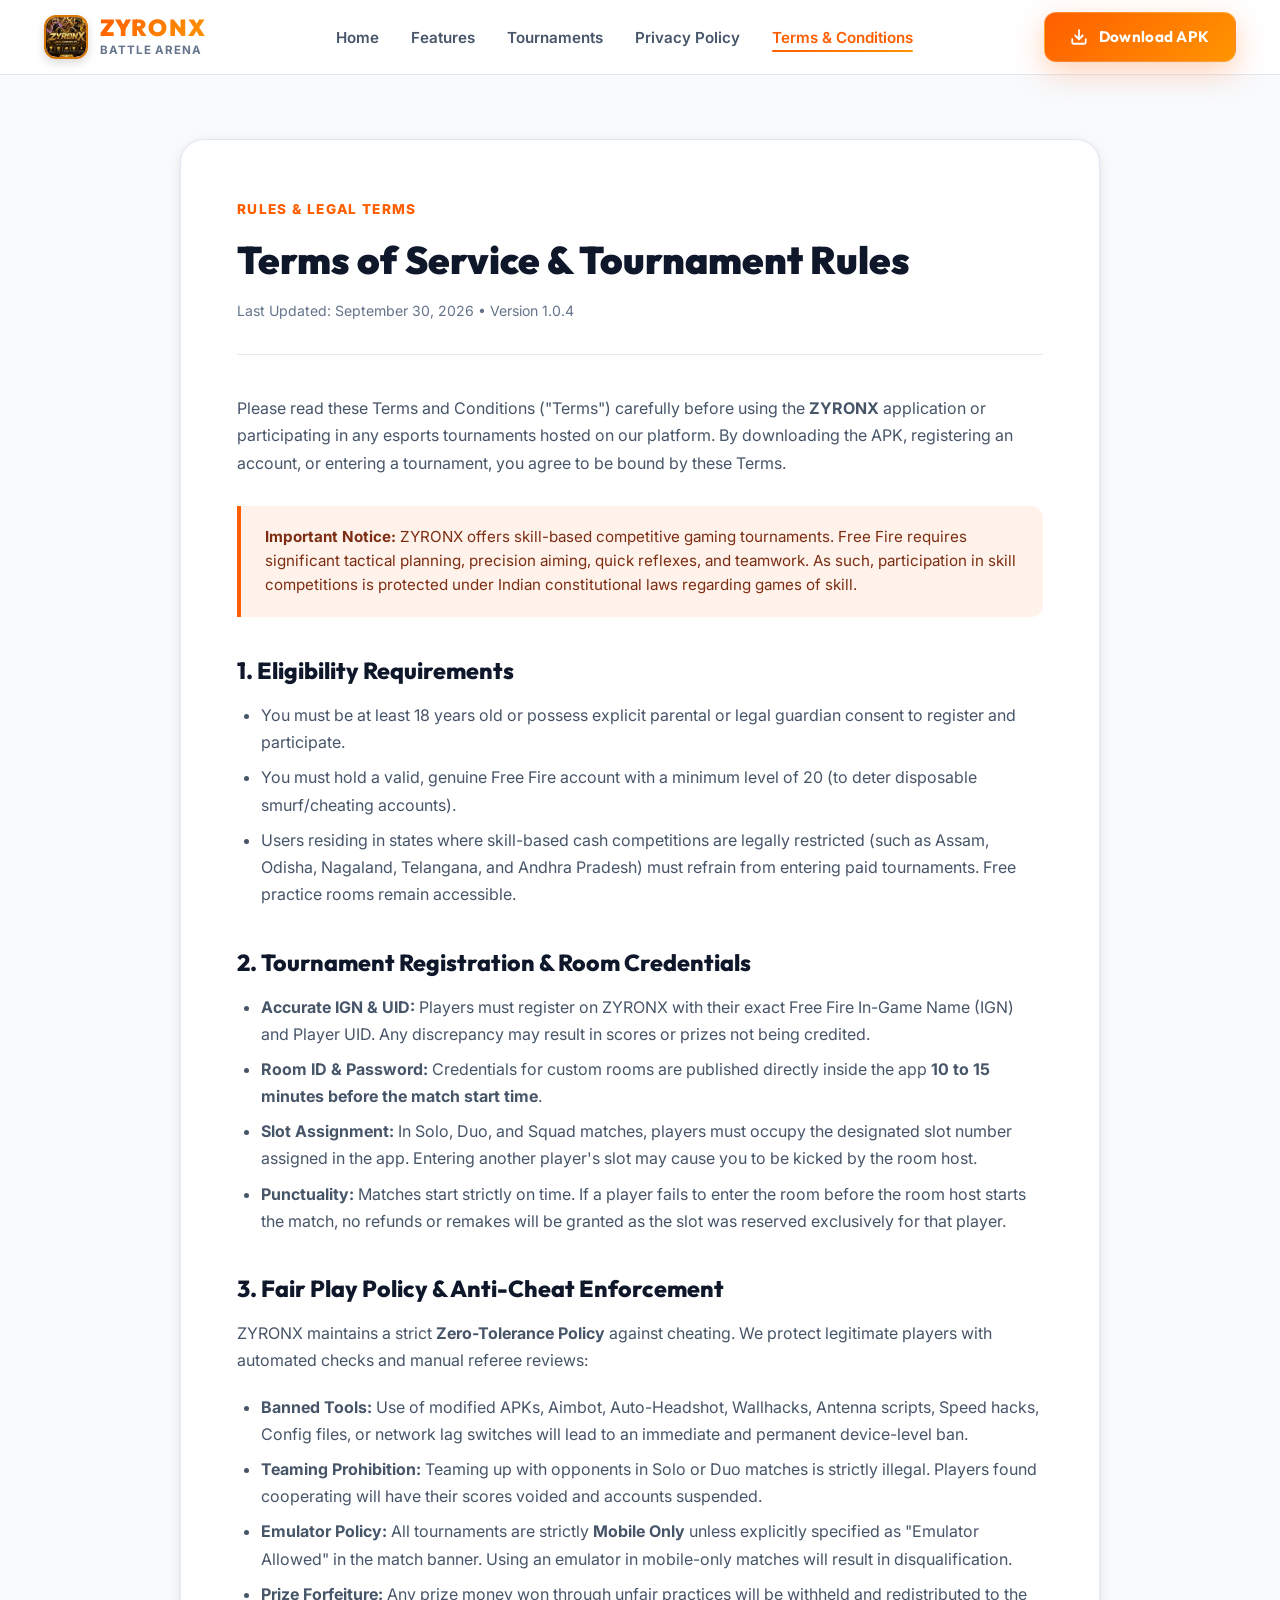
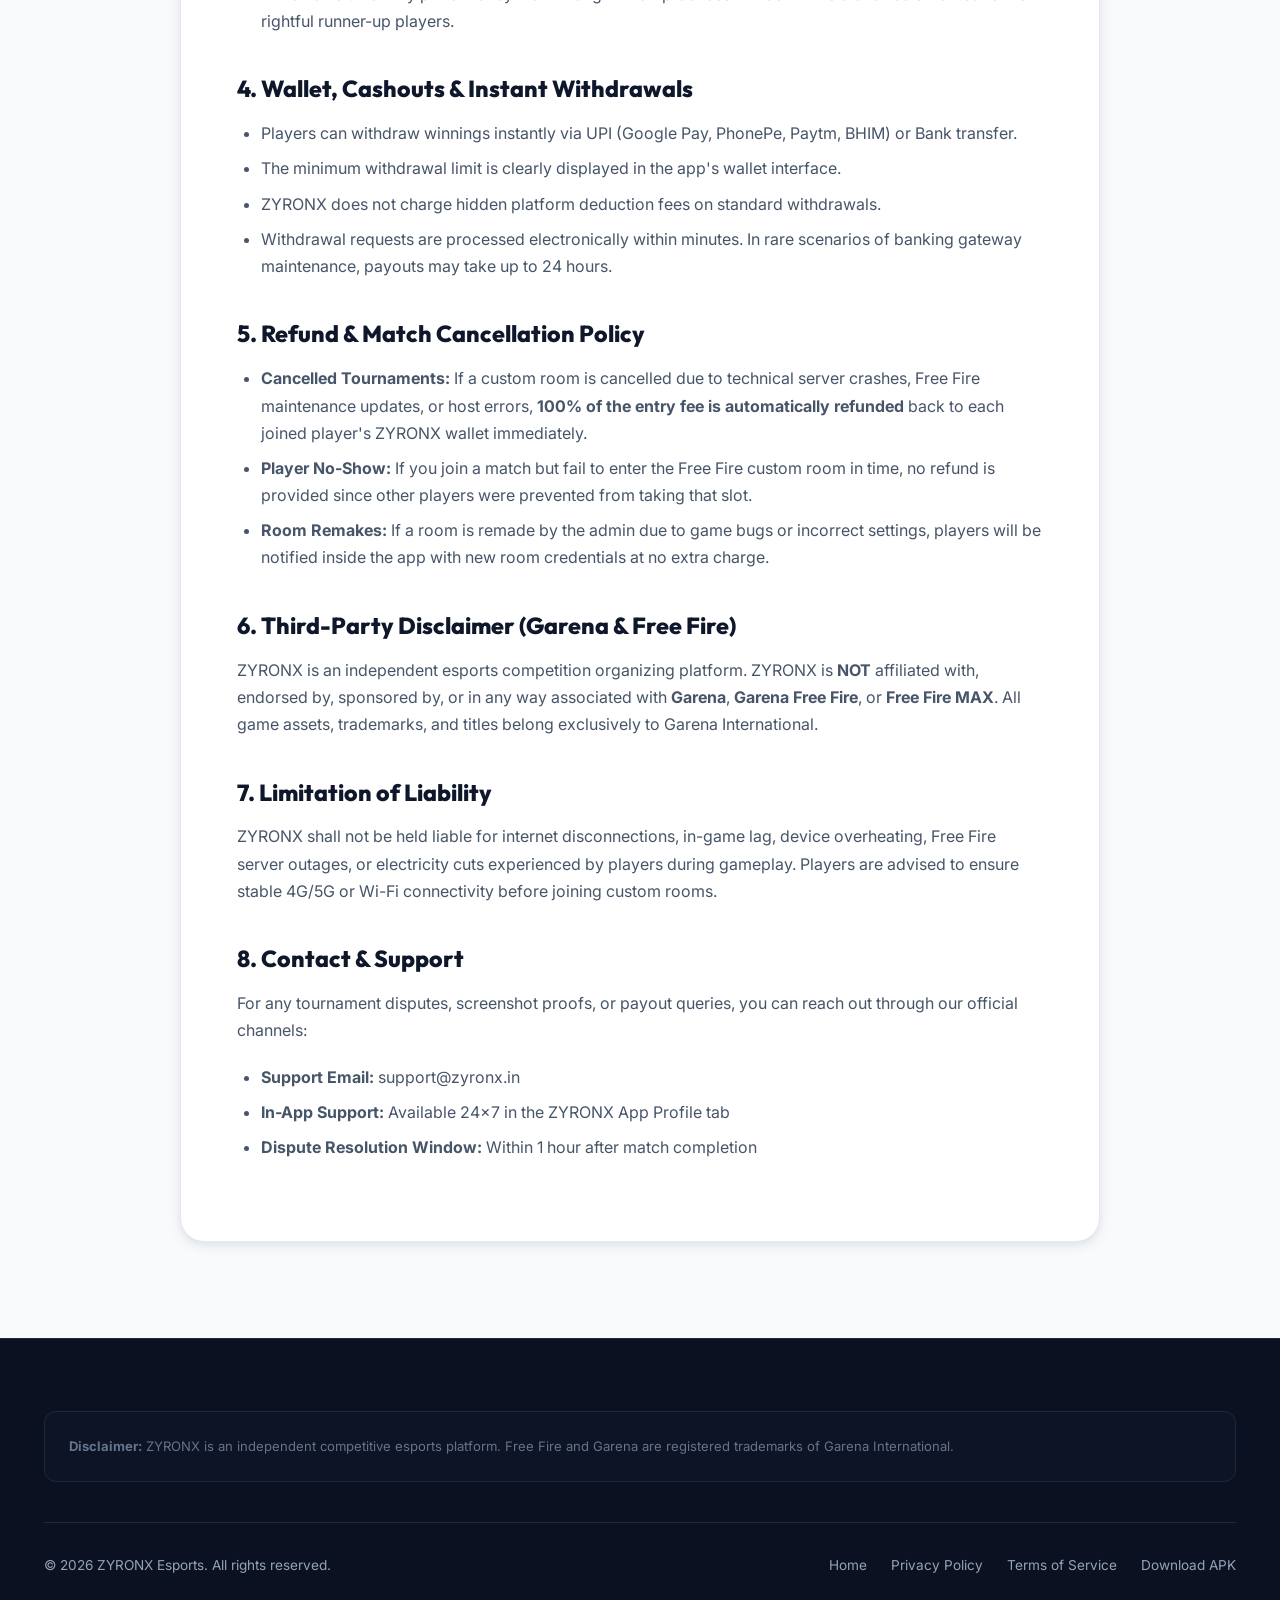
<file: terms.html>
<!DOCTYPE html>
<html lang="en">
<head>
  <meta charset="UTF-8">
  <meta name="viewport" content="width=device-width, initial-scale=1.0">
  <title>Terms & Conditions & Fair Play - ZYRONX</title>
  <meta name="description" content="Terms of Service, Match Rules, and Fair Play Policies for ZYRONX Free Fire Tournament Platform. Read tournament rules and withdrawal guidelines.">
  
  <!-- Favicon -->
  <link rel="icon" type="image/jpeg" href="logo.jpeg">
  
  <!-- Google Fonts -->
  <link rel="preconnect" href="https://fonts.googleapis.com">
  <link rel="preconnect" href="https://fonts.gstatic.com" crossorigin>
  <link href="https://fonts.googleapis.com/css2?family=Inter:wght@400;500;600;700&family=Outfit:wght@600;700;800;900&display=swap" rel="stylesheet">
  
  <!-- Stylesheet -->
  <link rel="stylesheet" href="style.css">
</head>
<body>

  <!-- Site Header -->
  <header class="site-header">
    <div class="container header-inner">
      <a href="index.html" class="brand-logo">
        <img src="logo.jpeg" alt="ZYRONX Logo" class="brand-icon">
        <div class="brand-text">
          <span class="brand-name">ZYRONX</span>
          <span class="brand-tag">Battle Arena</span>
        </div>
      </a>

      <nav>
        <ul class="nav-links" id="navLinks">
          <li><a href="index.html" class="nav-link">Home</a></li>
          <li><a href="index.html#features" class="nav-link">Features</a></li>
          <li><a href="index.html#tournaments" class="nav-link">Tournaments</a></li>
          <li><a href="privacy-policy.html" class="nav-link">Privacy Policy</a></li>
          <li><a href="terms.html" class="nav-link active">Terms & Conditions</a></li>
        </ul>
      </nav>

      <div class="header-actions">
        <a href="Zyronx.apk" download="Zyronx.apk" class="btn btn-primary trigger-install-modal">
          <span class="btn-icon">
            <svg width="18" height="18" viewBox="0 0 24 24" fill="none" stroke="currentColor" stroke-width="2.4" stroke-linecap="round" stroke-linejoin="round">
              <path d="M21 15v4a2 2 0 0 1-2 2H5a2 2 0 0 1-2-2v-4"></path>
              <polyline points="7 10 12 15 17 10"></polyline>
              <line x1="12" y1="15" x2="12" y2="3"></line>
            </svg>
          </span>
          Download APK
        </a>
      </div>
    </div>
  </header>

  <!-- Terms Content Section -->
  <main class="policy-page">
    <div class="container">
      <div class="policy-box">
        <div class="policy-header">
          <span class="section-subtitle">Rules & Legal Terms</span>
          <h1>Terms of Service & Tournament Rules</h1>
          <p class="policy-meta">Last Updated: September 30, 2026 • Version 1.0.4</p>
        </div>

        <div class="policy-content">
          <p>
            Please read these Terms and Conditions ("Terms") carefully before using the <strong>ZYRONX</strong> application or participating in any esports tournaments hosted on our platform. By downloading the APK, registering an account, or entering a tournament, you agree to be bound by these Terms.
          </p>

          <div class="policy-callout">
            <strong>Important Notice:</strong> ZYRONX offers skill-based competitive gaming tournaments. Free Fire requires significant tactical planning, precision aiming, quick reflexes, and teamwork. As such, participation in skill competitions is protected under Indian constitutional laws regarding games of skill.
          </div>

          <h2>1. Eligibility Requirements</h2>
          <ul>
            <li>You must be at least 18 years old or possess explicit parental or legal guardian consent to register and participate.</li>
            <li>You must hold a valid, genuine Free Fire account with a minimum level of 20 (to deter disposable smurf/cheating accounts).</li>
            <li>Users residing in states where skill-based cash competitions are legally restricted (such as Assam, Odisha, Nagaland, Telangana, and Andhra Pradesh) must refrain from entering paid tournaments. Free practice rooms remain accessible.</li>
          </ul>

          <h2>2. Tournament Registration & Room Credentials</h2>
          <ul>
            <li><strong>Accurate IGN & UID:</strong> Players must register on ZYRONX with their exact Free Fire In-Game Name (IGN) and Player UID. Any discrepancy may result in scores or prizes not being credited.</li>
            <li><strong>Room ID & Password:</strong> Credentials for custom rooms are published directly inside the app <strong>10 to 15 minutes before the match start time</strong>.</li>
            <li><strong>Slot Assignment:</strong> In Solo, Duo, and Squad matches, players must occupy the designated slot number assigned in the app. Entering another player's slot may cause you to be kicked by the room host.</li>
            <li><strong>Punctuality:</strong> Matches start strictly on time. If a player fails to enter the room before the room host starts the match, no refunds or remakes will be granted as the slot was reserved exclusively for that player.</li>
          </ul>

          <h2 id="fairplay">3. Fair Play Policy & Anti-Cheat Enforcement</h2>
          <p>
            ZYRONX maintains a strict <strong>Zero-Tolerance Policy</strong> against cheating. We protect legitimate players with automated checks and manual referee reviews:
          </p>
          <ul>
            <li><strong>Banned Tools:</strong> Use of modified APKs, Aimbot, Auto-Headshot, Wallhacks, Antenna scripts, Speed hacks, Config files, or network lag switches will lead to an immediate and permanent device-level ban.</li>
            <li><strong>Teaming Prohibition:</strong> Teaming up with opponents in Solo or Duo matches is strictly illegal. Players found cooperating will have their scores voided and accounts suspended.</li>
            <li><strong>Emulator Policy:</strong> All tournaments are strictly <strong>Mobile Only</strong> unless explicitly specified as "Emulator Allowed" in the match banner. Using an emulator in mobile-only matches will result in disqualification.</li>
            <li><strong>Prize Forfeiture:</strong> Any prize money won through unfair practices will be withheld and redistributed to the rightful runner-up players.</li>
          </ul>

          <h2>4. Wallet, Cashouts & Instant Withdrawals</h2>
          <ul>
            <li>Players can withdraw winnings instantly via UPI (Google Pay, PhonePe, Paytm, BHIM) or Bank transfer.</li>
            <li>The minimum withdrawal limit is clearly displayed in the app's wallet interface.</li>
            <li>ZYRONX does not charge hidden platform deduction fees on standard withdrawals.</li>
            <li>Withdrawal requests are processed electronically within minutes. In rare scenarios of banking gateway maintenance, payouts may take up to 24 hours.</li>
          </ul>

          <h2 id="refunds">5. Refund & Match Cancellation Policy</h2>
          <ul>
            <li><strong>Cancelled Tournaments:</strong> If a custom room is cancelled due to technical server crashes, Free Fire maintenance updates, or host errors, <strong>100% of the entry fee is automatically refunded</strong> back to each joined player's ZYRONX wallet immediately.</li>
            <li><strong>Player No-Show:</strong> If you join a match but fail to enter the Free Fire custom room in time, no refund is provided since other players were prevented from taking that slot.</li>
            <li><strong>Room Remakes:</strong> If a room is remade by the admin due to game bugs or incorrect settings, players will be notified inside the app with new room credentials at no extra charge.</li>
          </ul>

          <h2>6. Third-Party Disclaimer (Garena & Free Fire)</h2>
          <p>
            ZYRONX is an independent esports competition organizing platform. ZYRONX is <strong>NOT</strong> affiliated with, endorsed by, sponsored by, or in any way associated with <strong>Garena</strong>, <strong>Garena Free Fire</strong>, or <strong>Free Fire MAX</strong>. All game assets, trademarks, and titles belong exclusively to Garena International.
          </p>

          <h2>7. Limitation of Liability</h2>
          <p>
            ZYRONX shall not be held liable for internet disconnections, in-game lag, device overheating, Free Fire server outages, or electricity cuts experienced by players during gameplay. Players are advised to ensure stable 4G/5G or Wi-Fi connectivity before joining custom rooms.
          </p>

          <h2>8. Contact & Support</h2>
          <p>
            For any tournament disputes, screenshot proofs, or payout queries, you can reach out through our official channels:
          </p>
          <ul>
            <li><strong>Support Email:</strong> support@zyronx.in</li>
            <li><strong>In-App Support:</strong> Available 24x7 in the ZYRONX App Profile tab</li>
            <li><strong>Dispute Resolution Window:</strong> Within 1 hour after match completion</li>
          </ul>
        </div>
      </div>
    </div>
  </main>

  <!-- Site Footer -->
  <footer class="site-footer">
    <div class="container">
      <div class="footer-disclaimer-box">
        <p>
          <strong>Disclaimer:</strong> ZYRONX is an independent competitive esports platform. Free Fire and Garena are registered trademarks of Garena International.
        </p>
      </div>
      <div class="footer-bottom">
        <p>© 2026 ZYRONX Esports. All rights reserved.</p>
        <div class="footer-bottom-links">
          <a href="index.html">Home</a>
          <a href="privacy-policy.html">Privacy Policy</a>
          <a href="terms.html">Terms of Service</a>
          <a href="Zyronx.apk" download="Zyronx.apk">Download APK</a>
        </div>
      </div>
    </div>
  </footer>

</body>
</html>
</file>
<file: style.css>
/* ==========================================================================
   ZYRONX - Free Fire Tournament App Landing Page
   Modern Premium Light Theme Design System
   ========================================================================== */

:root {
  /* Brand Colors */
  --primary: #FF5E00;
  --primary-hover: #E04F00;
  --primary-light: #FFF2EB;
  --primary-glow: rgba(255, 94, 0, 0.25);
  
  --gold: #D97706;
  --gold-light: #FEF3C7;
  --gold-gradient: linear-gradient(135deg, #F59E0B 0%, #D97706 100%);
  --fire-gradient: linear-gradient(135deg, #FF5E00 0%, #FF9500 100%);
  --dark-gradient: linear-gradient(135deg, #0F172A 0%, #1E293B 100%);
  --card-gradient: linear-gradient(180deg, #FFFFFF 0%, #F8FAFC 100%);
  
  /* Neutral / Light Backgrounds */
  --bg-main: #F8FAFC;
  --bg-card: #FFFFFF;
  --bg-card-subtle: #F1F5F9;
  --bg-card-hover: #FFFFFF;
  --bg-glass: rgba(255, 255, 255, 0.85);
  --bg-glass-card: rgba(255, 255, 255, 0.92);

  /* Typography / Text Colors */
  --text-primary: #0F172A;
  --text-secondary: #475569;
  --text-muted: #64748B;
  --text-light: #94A3B8;
  --text-white: #FFFFFF;

  /* Borders & Shadows */
  --border-light: #E2E8F0;
  --border-focus: #FF5E00;
  --border-accent: rgba(255, 94, 0, 0.3);
  
  --shadow-sm: 0 1px 3px rgba(15, 23, 42, 0.06), 0 1px 2px rgba(15, 23, 42, 0.04);
  --shadow-md: 0 4px 14px rgba(15, 23, 42, 0.08), 0 2px 6px rgba(15, 23, 42, 0.04);
  --shadow-lg: 0 10px 25px -3px rgba(15, 23, 42, 0.1), 0 4px 10px -2px rgba(15, 23, 42, 0.05);
  --shadow-xl: 0 20px 40px -6px rgba(15, 23, 42, 0.12), 0 8px 16px -4px rgba(15, 23, 42, 0.06);
  --shadow-glow: 0 10px 30px rgba(255, 94, 0, 0.28);
  --shadow-gold-glow: 0 10px 30px rgba(217, 119, 6, 0.25);

  /* Status Colors */
  --success: #10B981;
  --success-light: #ECFDF5;
  --warning: #F59E0B;
  --danger: #EF4444;
  --danger-light: #FEF2F2;
  --info: #0284C7;

  /* Radii */
  --radius-sm: 8px;
  --radius-md: 12px;
  --radius-lg: 18px;
  --radius-xl: 24px;
  --radius-full: 9999px;

  /* Fonts */
  --font-heading: 'Outfit', -apple-system, BlinkMacSystemFont, 'Segoe UI', Roboto, sans-serif;
  --font-body: 'Inter', -apple-system, BlinkMacSystemFont, 'Segoe UI', Roboto, sans-serif;

  /* Transitions */
  --transition: all 0.25s cubic-bezier(0.4, 0, 0.2, 1);
  --transition-bounce: all 0.4s cubic-bezier(0.34, 1.56, 0.64, 1);
}

/* ==========================================================================
   Base Styles & Reset
   ========================================================================== */

*, *::before, *::after {
  box-sizing: border-box;
  margin: 0;
  padding: 0;
}

html {
  scroll-behavior: smooth;
  font-size: 16px;
  overflow-x: hidden;
}

body {
  font-family: var(--font-body);
  background-color: var(--bg-main);
  color: var(--text-primary);
  line-height: 1.6;
  overflow-x: hidden;
  position: relative;
  -webkit-font-smoothing: antialiased;
  width: 100%;
}

/* Subtle esports background grid overlay */
body::before {
  content: "";
  position: fixed;
  top: 0;
  left: 0;
  width: 100%;
  height: 100vh;
  background-image: 
    radial-gradient(rgba(255, 94, 0, 0.05) 1px, transparent 1px),
    radial-gradient(rgba(15, 23, 42, 0.03) 1px, transparent 1px);
  background-size: 40px 40px;
  background-position: 0 0, 20px 20px;
  pointer-events: none;
  z-index: -1;
}

img {
  max-width: 100%;
  height: auto;
  display: block;
}

a {
  color: inherit;
  text-decoration: none;
  transition: var(--transition);
}

button {
  font-family: inherit;
  cursor: pointer;
  border: none;
  background: none;
}

.container {
  width: 100%;
  max-width: 1240px;
  margin: 0 auto;
  padding: 0 1.5rem;
}

/* ==========================================================================
   Header & Navigation
   ========================================================================== */

.site-header {
  position: sticky;
  top: 0;
  left: 0;
  width: 100%;
  z-index: 1000;
  background: rgba(255, 255, 255, 0.92);
  backdrop-filter: blur(14px);
  -webkit-backdrop-filter: blur(14px);
  border-bottom: 1px solid var(--border-light);
  transition: var(--transition);
}

.site-header.scrolled {
  box-shadow: var(--shadow-sm);
  background: rgba(255, 255, 255, 0.98);
}

.header-inner {
  display: flex;
  align-items: center;
  justify-content: space-between;
  height: 74px;
}

.brand-logo {
  display: flex;
  align-items: center;
  gap: 0.75rem;
  text-decoration: none;
}

.brand-icon {
  width: 44px;
  height: 44px;
  border-radius: var(--radius-md);
  object-fit: cover;
  box-shadow: 0 4px 10px rgba(0, 0, 0, 0.15);
  border: 2px solid var(--gold);
}

.brand-text {
  display: flex;
  flex-direction: column;
}

.brand-name {
  font-family: var(--font-heading);
  font-size: 1.45rem;
  font-weight: 900;
  letter-spacing: 0.05em;
  background: var(--fire-gradient);
  -webkit-background-clip: text;
  -webkit-text-fill-color: transparent;
  line-height: 1.1;
}

.brand-tag {
  font-size: 0.72rem;
  font-weight: 700;
  color: var(--text-muted);
  text-transform: uppercase;
  letter-spacing: 0.08em;
}

.nav-links {
  display: flex;
  align-items: center;
  gap: 2rem;
  list-style: none;
}

.nav-link {
  font-weight: 600;
  font-size: 0.95rem;
  color: var(--text-secondary);
  position: relative;
  padding: 0.35rem 0;
}

.nav-link:hover,
.nav-link.active {
  color: var(--primary);
}

.nav-link::after {
  content: '';
  position: absolute;
  bottom: 0;
  left: 0;
  width: 0;
  height: 2px;
  background: var(--fire-gradient);
  transition: var(--transition);
  border-radius: 2px;
}

.nav-link:hover::after,
.nav-link.active::after {
  width: 100%;
}

.header-actions {
  display: flex;
  align-items: center;
  gap: 1rem;
}

.mobile-menu-toggle {
  display: none;
  flex-direction: column;
  gap: 5px;
  width: 38px;
  height: 38px;
  justify-content: center;
  align-items: center;
  border-radius: var(--radius-sm);
  background: var(--bg-card-subtle);
  border: 1px solid var(--border-light);
}

.mobile-menu-toggle span {
  display: block;
  width: 20px;
  height: 2px;
  background: var(--text-primary);
  transition: var(--transition);
}

/* ==========================================================================
   Buttons & Badges
   ========================================================================== */

.btn {
  display: inline-flex;
  align-items: center;
  justify-content: center;
  gap: 0.65rem;
  padding: 0.75rem 1.6rem;
  border-radius: var(--radius-md);
  font-family: var(--font-heading);
  font-weight: 700;
  font-size: 0.95rem;
  letter-spacing: 0.02em;
  transition: var(--transition-bounce);
  text-align: center;
  position: relative;
  overflow: hidden;
}

.btn-primary {
  background: var(--fire-gradient);
  color: var(--text-white);
  box-shadow: var(--shadow-glow);
  border: 1px solid rgba(255, 255, 255, 0.2);
}

.btn-primary:hover {
  transform: translateY(-2px);
  box-shadow: 0 14px 32px rgba(255, 94, 0, 0.4);
  color: var(--text-white);
}

.btn-primary:active {
  transform: translateY(0);
}

.btn-secondary {
  background: #FFFFFF;
  color: var(--text-primary);
  border: 1.5px solid var(--border-light);
  box-shadow: var(--shadow-sm);
}

.btn-secondary:hover {
  background: var(--bg-card-subtle);
  border-color: var(--text-secondary);
  transform: translateY(-2px);
  box-shadow: var(--shadow-md);
}

.btn-lg {
  padding: 0.95rem 2rem;
  font-size: 1.05rem;
  border-radius: var(--radius-lg);
}

.btn-icon {
  font-size: 1.25rem;
  display: flex;
  align-items: center;
}

.badge {
  display: inline-flex;
  align-items: center;
  gap: 0.4rem;
  padding: 0.35rem 0.8rem;
  border-radius: var(--radius-full);
  font-size: 0.78rem;
  font-weight: 700;
  letter-spacing: 0.04em;
  text-transform: uppercase;
}

.badge-fire {
  background: var(--primary-light);
  color: var(--primary);
  border: 1px solid rgba(255, 94, 0, 0.25);
}

.badge-gold {
  background: var(--gold-light);
  color: #B45309;
  border: 1px solid rgba(217, 119, 6, 0.3);
}

.badge-success {
  background: var(--success-light);
  color: #065F46;
  border: 1px solid rgba(16, 185, 129, 0.3);
}

.pulse-dot {
  width: 8px;
  height: 8px;
  border-radius: 50%;
  background-color: var(--success);
  box-shadow: 0 0 0 0 rgba(16, 185, 129, 0.7);
  animation: pulse-ring 1.8s infinite;
}

@keyframes pulse-ring {
  0% {
    box-shadow: 0 0 0 0 rgba(16, 185, 129, 0.7);
  }
  70% {
    box-shadow: 0 0 0 8px rgba(16, 185, 129, 0);
  }
  100% {
    box-shadow: 0 0 0 0 rgba(16, 185, 129, 0);
  }
}

/* ==========================================================================
   Hero Section
   ========================================================================== */

.hero-section {
  position: relative;
  padding: 3.5rem 0 5rem;
  background: radial-gradient(circle at 50% 20%, rgba(255, 168, 0, 0.12) 0%, transparent 60%);
  overflow: hidden;
}

.hero-grid {
  display: grid;
  grid-template-columns: 1.15fr 0.85fr;
  align-items: center;
  gap: 3.5rem;
}

.hero-content {
  display: flex;
  flex-direction: column;
  align-items: flex-start;
  gap: 1.5rem;
}

.hero-pill {
  display: inline-flex;
  align-items: center;
  gap: 0.6rem;
  padding: 0.4rem 1rem;
  background: #FFFFFF;
  border: 1px solid var(--border-light);
  border-radius: var(--radius-full);
  box-shadow: var(--shadow-sm);
  font-size: 0.82rem;
  font-weight: 600;
  color: var(--text-secondary);
}

.hero-title {
  font-family: var(--font-heading);
  font-size: 3.25rem;
  font-weight: 900;
  line-height: 1.12;
  letter-spacing: -0.02em;
  color: var(--text-primary);
}

.hero-title .highlight {
  background: var(--fire-gradient);
  -webkit-background-clip: text;
  -webkit-text-fill-color: transparent;
  display: inline;
}

.hero-description {
  font-size: 1.12rem;
  color: var(--text-secondary);
  max-width: 540px;
  line-height: 1.65;
}

.hero-cta-group {
  display: flex;
  flex-wrap: wrap;
  align-items: center;
  gap: 1rem;
  margin-top: 0.5rem;
}

.apk-info-subtext {
  font-size: 0.82rem;
  color: var(--text-muted);
  display: flex;
  align-items: center;
  flex-wrap: wrap;
  gap: 0.8rem;
  margin-top: -0.5rem;
}

.apk-info-subtext span {
  display: flex;
  align-items: center;
  gap: 0.3rem;
}

.hero-trust-bar {
  display: flex;
  align-items: center;
  flex-wrap: wrap;
  gap: 1.8rem;
  padding-top: 1rem;
  border-top: 1px solid var(--border-light);
  width: 100%;
}

.trust-item {
  display: flex;
  align-items: center;
  gap: 0.5rem;
  font-size: 0.85rem;
  font-weight: 600;
  color: var(--text-secondary);
}

.trust-item svg {
  color: var(--success);
  flex-shrink: 0;
}

/* Hero Media / Phone Showcase */
.hero-media {
  position: relative;
  display: flex;
  justify-content: center;
  align-items: center;
}

.phone-mockup-wrapper {
  position: relative;
  z-index: 2;
  max-width: 320px;
  width: 100%;
  filter: drop-shadow(0 25px 35px rgba(15, 23, 42, 0.2));
  transform: perspective(1000px) rotateY(-5deg) rotateX(3deg);
  transition: transform 0.5s ease;
}

.phone-mockup-wrapper:hover {
  transform: perspective(1000px) rotateY(0deg) rotateX(0deg) scale(1.02);
}

.phone-frame {
  background: #0F172A;
  border-radius: 42px;
  padding: 10px;
  border: 4px solid #CBD5E1;
  box-shadow: 
    inset 0 0 0 2px #000000,
    0 20px 40px rgba(0, 0, 0, 0.25);
  position: relative;
  overflow: hidden;
}

.phone-notch {
  position: absolute;
  top: 12px;
  left: 50%;
  transform: translateX(-50%);
  width: 90px;
  height: 18px;
  background: #000000;
  border-radius: 0 0 12px 12px;
  z-index: 10;
}

.phone-screen {
  border-radius: 34px;
  overflow: hidden;
  background: #0A0F1D;
  position: relative;
}

.phone-screen img {
  width: 100%;
  display: block;
}

/* Floating interactive badges */
.floating-badge {
  position: absolute;
  z-index: 5;
  background: rgba(255, 255, 255, 0.95);
  backdrop-filter: blur(10px);
  padding: 0.75rem 1.1rem;
  border-radius: var(--radius-lg);
  box-shadow: var(--shadow-lg);
  border: 1px solid var(--border-light);
  display: flex;
  align-items: center;
  gap: 0.75rem;
  animation: float 4s ease-in-out infinite;
}

.floating-badge.badge-left {
  top: 18%;
  left: -35px;
  animation-delay: 0s;
}

.floating-badge.badge-right {
  bottom: 22%;
  right: -30px;
  animation-delay: 2s;
}

.badge-icon-box {
  width: 40px;
  height: 40px;
  border-radius: var(--radius-md);
  display: flex;
  align-items: center;
  justify-content: center;
  font-size: 1.2rem;
  flex-shrink: 0;
}

.badge-icon-box.green {
  background: #ECFDF5;
  color: #059669;
}

.badge-icon-box.gold {
  background: #FEF3C7;
  color: #D97706;
}

.badge-content h4 {
  font-size: 0.88rem;
  font-weight: 800;
  color: var(--text-primary);
  line-height: 1.2;
}

.badge-content p {
  font-size: 0.72rem;
  color: var(--text-muted);
}

@keyframes float {
  0%, 100% {
    transform: translateY(0);
  }
  50% {
    transform: translateY(-10px);
  }
}

/* Hero Background Glow circles */
.glow-orb {
  position: absolute;
  border-radius: 50%;
  filter: blur(80px);
  z-index: 1;
  pointer-events: none;
}

.glow-orb-1 {
  width: 350px;
  height: 350px;
  background: rgba(255, 94, 0, 0.15);
  top: 10%;
  right: 15%;
}

.glow-orb-2 {
  width: 300px;
  height: 300px;
  background: rgba(245, 158, 11, 0.18);
  bottom: 5%;
  left: 20%;
}

/* ==========================================================================
   Stats Bar Section
   ========================================================================== */

.stats-bar-section {
  padding: 1.5rem 0 3.5rem;
}

.stats-container {
  background: #FFFFFF;
  border: 1px solid var(--border-light);
  border-radius: var(--radius-xl);
  padding: 2rem 2.5rem;
  box-shadow: var(--shadow-md);
  display: grid;
  grid-template-columns: repeat(4, 1fr);
  gap: 1.5rem;
  position: relative;
  overflow: hidden;
}

.stats-container::before {
  content: '';
  position: absolute;
  top: 0;
  left: 0;
  width: 100%;
  height: 4px;
  background: var(--fire-gradient);
}

.stat-item {
  display: flex;
  flex-direction: column;
  align-items: center;
  text-align: center;
  position: relative;
}

.stat-item:not(:last-child)::after {
  content: '';
  position: absolute;
  right: 0;
  top: 15%;
  height: 70%;
  width: 1px;
  background: var(--border-light);
}

.stat-number {
  font-family: var(--font-heading);
  font-size: 2.2rem;
  font-weight: 900;
  color: var(--text-primary);
  line-height: 1.1;
}

.stat-number .accent {
  color: var(--primary);
}

.stat-label {
  font-size: 0.88rem;
  font-weight: 600;
  color: var(--text-muted);
  margin-top: 0.35rem;
}

/* ==========================================================================
   Section Header Utility
   ========================================================================== */

.section-header {
  text-align: center;
  max-width: 680px;
  margin: 0 auto 3.5rem;
}

.section-subtitle {
  display: inline-block;
  font-size: 0.85rem;
  font-weight: 800;
  text-transform: uppercase;
  letter-spacing: 0.1em;
  color: var(--primary);
  margin-bottom: 0.6rem;
}

.section-title {
  font-family: var(--font-heading);
  font-size: 2.4rem;
  font-weight: 900;
  color: var(--text-primary);
  line-height: 1.2;
  letter-spacing: -0.02em;
}

.section-description {
  font-size: 1.05rem;
  color: var(--text-secondary);
  margin-top: 0.85rem;
}

/* ==========================================================================
   Features Section
   ========================================================================== */

.features-section {
  padding: 5rem 0;
  background: #FFFFFF;
  border-top: 1px solid var(--border-light);
  border-bottom: 1px solid var(--border-light);
}

.features-grid {
  display: grid;
  grid-template-columns: repeat(3, 1fr);
  gap: 1.8rem;
}

.feature-card {
  background: var(--bg-main);
  border: 1px solid var(--border-light);
  border-radius: var(--radius-xl);
  padding: 2.2rem 1.8rem;
  transition: var(--transition-bounce);
  position: relative;
  overflow: hidden;
  display: flex;
  flex-direction: column;
}

.feature-card:hover {
  transform: translateY(-6px);
  background: #FFFFFF;
  border-color: rgba(255, 94, 0, 0.3);
  box-shadow: var(--shadow-xl);
}

.feature-card::before {
  content: '';
  position: absolute;
  top: 0;
  left: 0;
  width: 0%;
  height: 4px;
  background: var(--fire-gradient);
  transition: width 0.3s ease;
}

.feature-card:hover::before {
  width: 100%;
}

.feature-icon-wrapper {
  width: 58px;
  height: 58px;
  border-radius: var(--radius-lg);
  display: flex;
  align-items: center;
  justify-content: center;
  font-size: 1.6rem;
  margin-bottom: 1.5rem;
  transition: var(--transition);
}

.icon-orange {
  background: #FFF2EB;
  color: var(--primary);
}

.icon-gold {
  background: #FEF3C7;
  color: #D97706;
}

.icon-green {
  background: #ECFDF5;
  color: #059669;
}

.icon-blue {
  background: #E0F2FE;
  color: #0284C7;
}

.icon-purple {
  background: #F3E8FF;
  color: #9333EA;
}

.feature-card:hover .feature-icon-wrapper {
  transform: scale(1.1);
}

.feature-title {
  font-family: var(--font-heading);
  font-size: 1.28rem;
  font-weight: 800;
  color: var(--text-primary);
  margin-bottom: 0.6rem;
}

.feature-desc {
  font-size: 0.95rem;
  color: var(--text-secondary);
  line-height: 1.6;
}

/* ==========================================================================
   Live Tournaments Preview Section
   ========================================================================== */

.tournaments-section {
  padding: 5rem 0;
}

.tournament-filters {
  display: flex;
  justify-content: center;
  align-items: center;
  gap: 0.8rem;
  margin-bottom: 2.5rem;
  flex-wrap: wrap;
}

.filter-btn {
  padding: 0.55rem 1.4rem;
  border-radius: var(--radius-full);
  font-size: 0.9rem;
  font-weight: 700;
  color: var(--text-secondary);
  background: #FFFFFF;
  border: 1px solid var(--border-light);
  box-shadow: var(--shadow-sm);
  transition: var(--transition);
}

.filter-btn:hover {
  border-color: var(--primary);
  color: var(--primary);
}

.filter-btn.active {
  background: var(--fire-gradient);
  color: #FFFFFF;
  border-color: transparent;
  box-shadow: var(--shadow-glow);
}

.tournaments-grid {
  display: grid;
  grid-template-columns: repeat(3, 1fr);
  gap: 1.8rem;
}

.tournament-card {
  background: #FFFFFF;
  border: 1px solid var(--border-light);
  border-radius: var(--radius-xl);
  overflow: hidden;
  box-shadow: var(--shadow-md);
  transition: var(--transition);
  display: flex;
  flex-direction: column;
}

.tournament-card:hover {
  transform: translateY(-5px);
  box-shadow: var(--shadow-xl);
  border-color: rgba(255, 94, 0, 0.35);
}

.card-header-bar {
  padding: 1rem 1.25rem;
  background: #F8FAFC;
  border-bottom: 1px solid var(--border-light);
  display: flex;
  align-items: center;
  justify-content: space-between;
}

.match-type {
  font-size: 0.8rem;
  font-weight: 800;
  text-transform: uppercase;
  color: var(--primary);
  display: flex;
  align-items: center;
  gap: 0.4rem;
}

.match-badge {
  font-size: 0.72rem;
  font-weight: 700;
  padding: 0.2rem 0.6rem;
  border-radius: var(--radius-sm);
  background: #ECFDF5;
  color: #065F46;
}

.card-body {
  padding: 1.5rem;
  flex-grow: 1;
}

.match-title {
  font-family: var(--font-heading);
  font-size: 1.25rem;
  font-weight: 800;
  color: var(--text-primary);
  margin-bottom: 0.25rem;
}

.match-map {
  font-size: 0.85rem;
  color: var(--text-muted);
  display: flex;
  align-items: center;
  gap: 0.4rem;
  margin-bottom: 1.2rem;
}

.match-stats-grid {
  display: grid;
  grid-template-columns: repeat(3, 1fr);
  gap: 0.6rem;
  background: var(--bg-main);
  padding: 0.85rem;
  border-radius: var(--radius-md);
  margin-bottom: 1.25rem;
}

.match-stat-box {
  text-align: center;
}

.match-stat-label {
  font-size: 0.7rem;
  color: var(--text-muted);
  text-transform: uppercase;
  font-weight: 700;
}

.match-stat-value {
  font-family: var(--font-heading);
  font-size: 1.05rem;
  font-weight: 800;
  color: var(--text-primary);
}

.match-stat-value.prize {
  color: #059669;
}

.match-stat-value.kill {
  color: var(--primary);
}

/* Progress bar for slots */
.slots-progress-wrapper {
  margin-bottom: 1.25rem;
}

.slots-label-row {
  display: flex;
  justify-content: space-between;
  font-size: 0.78rem;
  font-weight: 600;
  margin-bottom: 0.4rem;
  color: var(--text-secondary);
}

.progress-bar {
  width: 100%;
  height: 7px;
  background: #E2E8F0;
  border-radius: var(--radius-full);
  overflow: hidden;
}

.progress-fill {
  height: 100%;
  background: var(--fire-gradient);
  border-radius: var(--radius-full);
  transition: width 1s ease;
}

.card-footer {
  padding: 1rem 1.5rem 1.4rem;
  display: flex;
  align-items: center;
  justify-content: space-between;
  border-top: 1px solid var(--border-light);
  background: #FFFFFF;
}

.match-time {
  font-size: 0.82rem;
  font-weight: 600;
  color: var(--text-muted);
  display: flex;
  align-items: center;
  gap: 0.35rem;
}

/* ==========================================================================
   How It Works Section
   ========================================================================== */

.how-it-works-section {
  padding: 5rem 0;
  background: #FFFFFF;
  border-top: 1px solid var(--border-light);
  border-bottom: 1px solid var(--border-light);
}

.steps-grid {
  display: grid;
  grid-template-columns: repeat(4, 1fr);
  gap: 2rem;
  position: relative;
}

.steps-grid::before {
  content: '';
  position: absolute;
  top: 38px;
  left: 10%;
  width: 80%;
  height: 2px;
  border-top: 2px dashed #CBD5E1;
  z-index: 1;
}

.step-card {
  position: relative;
  z-index: 2;
  display: flex;
  flex-direction: column;
  align-items: center;
  text-align: center;
}

.step-number-bubble {
  width: 72px;
  height: 72px;
  border-radius: 50%;
  background: #FFFFFF;
  border: 3px solid var(--primary);
  display: flex;
  align-items: center;
  justify-content: center;
  font-family: var(--font-heading);
  font-size: 1.6rem;
  font-weight: 900;
  color: var(--primary);
  box-shadow: 0 8px 20px rgba(255, 94, 0, 0.2);
  margin-bottom: 1.5rem;
  transition: var(--transition-bounce);
}

.step-card:hover .step-number-bubble {
  transform: scale(1.15);
  background: var(--fire-gradient);
  color: #FFFFFF;
}

.step-title {
  font-family: var(--font-heading);
  font-size: 1.2rem;
  font-weight: 800;
  color: var(--text-primary);
  margin-bottom: 0.5rem;
}

.step-desc {
  font-size: 0.92rem;
  color: var(--text-secondary);
  line-height: 1.5;
}

/* ==========================================================================
   Banner / App Showcase Split
   ========================================================================== */

.showcase-banner-section {
  padding: 5rem 0;
}

.showcase-card {
  background: linear-gradient(135deg, #0F172A 0%, #1E293B 100%);
  border-radius: var(--radius-xl);
  padding: 3.5rem 4rem;
  color: #FFFFFF;
  display: grid;
  grid-template-columns: 1.2fr 0.8fr;
  align-items: center;
  gap: 3rem;
  box-shadow: var(--shadow-xl);
  position: relative;
  overflow: hidden;
}

.showcase-card::before {
  content: '';
  position: absolute;
  top: -50px;
  right: -50px;
  width: 300px;
  height: 300px;
  background: rgba(255, 94, 0, 0.25);
  border-radius: 50%;
  filter: blur(60px);
}

.showcase-content {
  position: relative;
  z-index: 2;
}

.showcase-badge {
  display: inline-block;
  background: rgba(255, 94, 0, 0.2);
  color: #FF9500;
  border: 1px solid rgba(255, 94, 0, 0.4);
  padding: 0.35rem 0.9rem;
  border-radius: var(--radius-full);
  font-size: 0.8rem;
  font-weight: 700;
  text-transform: uppercase;
  letter-spacing: 0.08em;
  margin-bottom: 1.2rem;
}

.showcase-title {
  font-family: var(--font-heading);
  font-size: 2.5rem;
  font-weight: 900;
  line-height: 1.15;
  margin-bottom: 1rem;
}

.showcase-desc {
  font-size: 1.05rem;
  color: #CBD5E1;
  margin-bottom: 2rem;
  line-height: 1.6;
}

.showcase-checklist {
  list-style: none;
  display: flex;
  flex-direction: column;
  gap: 0.75rem;
  margin-bottom: 2rem;
}

.showcase-checklist li {
  display: flex;
  align-items: center;
  gap: 0.75rem;
  font-size: 0.95rem;
  font-weight: 600;
  color: #E2E8F0;
}

.showcase-checklist svg {
  color: #10B981;
  flex-shrink: 0;
}

.showcase-image-box {
  position: relative;
  z-index: 2;
  display: flex;
  justify-content: center;
}

.poster-preview-img {
  max-width: 320px;
  border-radius: var(--radius-lg);
  box-shadow: 0 20px 40px rgba(0, 0, 0, 0.5);
  border: 2px solid rgba(217, 119, 6, 0.6);
  transition: transform 0.4s ease;
}

.poster-preview-img:hover {
  transform: scale(1.03) rotate(1deg);
}

/* ==========================================================================
   FAQ Section
   ========================================================================== */

.faq-section {
  padding: 5rem 0;
  background: #FFFFFF;
  border-top: 1px solid var(--border-light);
}

.faq-accordion {
  max-width: 820px;
  margin: 0 auto;
  display: flex;
  flex-direction: column;
  gap: 1rem;
}

.faq-item {
  background: var(--bg-main);
  border: 1px solid var(--border-light);
  border-radius: var(--radius-lg);
  overflow: hidden;
  transition: var(--transition);
}

.faq-item.active {
  border-color: var(--primary);
  background: #FFFFFF;
  box-shadow: var(--shadow-md);
}

.faq-question {
  width: 100%;
  text-align: left;
  padding: 1.35rem 1.6rem;
  font-family: var(--font-heading);
  font-size: 1.1rem;
  font-weight: 700;
  color: var(--text-primary);
  display: flex;
  justify-content: space-between;
  align-items: center;
  cursor: pointer;
  background: none;
  border: none;
}

.faq-icon {
  width: 28px;
  height: 28px;
  border-radius: 50%;
  background: #E2E8F0;
  display: flex;
  align-items: center;
  justify-content: center;
  transition: transform 0.3s ease, background 0.3s ease;
  font-size: 1.1rem;
  color: var(--text-primary);
  flex-shrink: 0;
}

.faq-item.active .faq-icon {
  transform: rotate(180deg);
  background: var(--primary);
  color: #FFFFFF;
}

.faq-answer {
  max-height: 0;
  overflow: hidden;
  transition: max-height 0.35s ease, padding 0.35s ease;
  padding: 0 1.6rem;
  font-size: 0.96rem;
  color: var(--text-secondary);
  line-height: 1.65;
}

.faq-item.active .faq-answer {
  max-height: 240px;
  padding: 0 1.6rem 1.4rem;
}

/* ==========================================================================
   Download CTA Section
   ========================================================================== */

.download-cta-section {
  padding: 5rem 0;
}

.download-cta-card {
  background: radial-gradient(circle at 50% 50%, #FFF7ED 0%, #FFFFFF 100%);
  border: 2px solid rgba(255, 94, 0, 0.2);
  border-radius: var(--radius-xl);
  padding: 4rem 2rem;
  text-align: center;
  box-shadow: var(--shadow-xl);
  position: relative;
  overflow: hidden;
}

.download-cta-title {
  font-family: var(--font-heading);
  font-size: 2.8rem;
  font-weight: 900;
  color: var(--text-primary);
  margin-bottom: 1rem;
  line-height: 1.15;
}

.download-cta-desc {
  font-size: 1.15rem;
  color: var(--text-secondary);
  max-width: 600px;
  margin: 0 auto 2.5rem;
}

.download-actions-center {
  display: flex;
  flex-direction: column;
  align-items: center;
  gap: 1.2rem;
}

/* ==========================================================================
   Footer
   ========================================================================== */

.site-footer {
  background: #0B1120;
  color: #94A3B8;
  padding: 4.5rem 0 2rem;
  border-top: 1px solid #1E293B;
}

.footer-grid {
  display: grid;
  grid-template-columns: 1.4fr 1fr 1fr 1.2fr;
  gap: 3rem;
  margin-bottom: 3.5rem;
}

.footer-brand p {
  font-size: 0.92rem;
  line-height: 1.6;
  margin: 1.2rem 0 1.5rem;
  max-width: 320px;
}

.footer-title {
  font-family: var(--font-heading);
  font-size: 1.1rem;
  font-weight: 800;
  color: #FFFFFF;
  margin-bottom: 1.2rem;
}

.footer-links {
  list-style: none;
  display: flex;
  flex-direction: column;
  gap: 0.7rem;
}

.footer-links a {
  color: #94A3B8;
  font-size: 0.9rem;
  transition: var(--transition);
}

.footer-links a:hover {
  color: #FF5E00;
  transform: translateX(4px);
  display: inline-block;
}

.social-links {
  display: flex;
  gap: 0.8rem;
}

.social-btn {
  width: 40px;
  height: 40px;
  border-radius: 50%;
  background: #1E293B;
  display: flex;
  align-items: center;
  justify-content: center;
  color: #FFFFFF;
  transition: var(--transition);
}

.social-btn:hover {
  background: var(--fire-gradient);
  transform: translateY(-3px);
}

.footer-disclaimer-box {
  padding: 1.5rem;
  background: rgba(15, 23, 42, 0.6);
  border: 1px solid #1E293B;
  border-radius: var(--radius-md);
  margin-bottom: 2.5rem;
  font-size: 0.82rem;
  line-height: 1.6;
  color: #64748B;
}

.footer-bottom {
  display: flex;
  justify-content: space-between;
  align-items: center;
  padding-top: 2rem;
  border-top: 1px solid #1E293B;
  font-size: 0.85rem;
  flex-wrap: wrap;
  gap: 1rem;
}

.footer-bottom-links {
  display: flex;
  gap: 1.5rem;
}

.footer-bottom-links a:hover {
  color: #FFFFFF;
}

/* ==========================================================================
   Installation Guide Modal
   ========================================================================== */

.modal-backdrop {
  position: fixed;
  top: 0;
  left: 0;
  width: 100%;
  height: 100%;
  background: rgba(15, 23, 42, 0.7);
  backdrop-filter: blur(6px);
  z-index: 2000;
  display: flex;
  align-items: center;
  justify-content: center;
  padding: 1.5rem;
  opacity: 0;
  pointer-events: none;
  transition: opacity 0.3s ease;
}

.modal-backdrop.active {
  opacity: 1;
  pointer-events: auto;
}

.install-modal {
  background: #FFFFFF;
  border-radius: var(--radius-xl);
  max-width: 520px;
  width: 100%;
  padding: 2.2rem;
  box-shadow: var(--shadow-xl);
  position: relative;
  transform: translateY(20px) scale(0.95);
  transition: transform 0.3s cubic-bezier(0.34, 1.56, 0.64, 1);
}

.modal-backdrop.active .install-modal {
  transform: translateY(0) scale(1);
}

.modal-close-btn {
  position: absolute;
  top: 1.2rem;
  right: 1.2rem;
  width: 34px;
  height: 34px;
  border-radius: 50%;
  background: #F1F5F9;
  display: flex;
  align-items: center;
  justify-content: center;
  font-size: 1.2rem;
  color: var(--text-secondary);
  transition: var(--transition);
}

.modal-close-btn:hover {
  background: #E2E8F0;
  color: var(--text-primary);
}

.modal-header {
  text-align: center;
  margin-bottom: 1.8rem;
}

.modal-icon-badge {
  width: 60px;
  height: 60px;
  border-radius: 50%;
  background: #FFF2EB;
  color: var(--primary);
  display: flex;
  align-items: center;
  justify-content: center;
  font-size: 1.8rem;
  margin: 0 auto 1rem;
}

.modal-title {
  font-family: var(--font-heading);
  font-size: 1.5rem;
  font-weight: 800;
  color: var(--text-primary);
}

.modal-subtitle {
  font-size: 0.9rem;
  color: var(--text-muted);
  margin-top: 0.25rem;
}

.install-steps-list {
  display: flex;
  flex-direction: column;
  gap: 1.2rem;
  margin-bottom: 2rem;
}

.modal-step-item {
  display: flex;
  align-items: flex-start;
  gap: 1rem;
  padding: 0.9rem;
  background: var(--bg-main);
  border-radius: var(--radius-md);
  border: 1px solid var(--border-light);
}

.modal-step-num {
  width: 28px;
  height: 28px;
  border-radius: 50%;
  background: var(--primary);
  color: #FFFFFF;
  display: flex;
  align-items: center;
  justify-content: center;
  font-weight: 800;
  font-size: 0.85rem;
  flex-shrink: 0;
}

.modal-step-info h5 {
  font-size: 0.95rem;
  font-weight: 700;
  color: var(--text-primary);
  margin-bottom: 0.2rem;
}

.modal-step-info p {
  font-size: 0.82rem;
  color: var(--text-secondary);
}

/* ==========================================================================
   Toast Notification for Recent Winners
   ========================================================================== */

.toast-container {
  position: fixed;
  bottom: 24px;
  left: 24px;
  z-index: 1500;
  pointer-events: none;
}

.live-toast {
  background: #FFFFFF;
  border-left: 4px solid #10B981;
  box-shadow: var(--shadow-xl);
  border-radius: var(--radius-md);
  padding: 0.9rem 1.2rem;
  display: flex;
  align-items: center;
  gap: 0.85rem;
  margin-top: 0.6rem;
  transform: translateX(-120%);
  transition: transform 0.4s cubic-bezier(0.34, 1.56, 0.64, 1);
  pointer-events: auto;
  border-top: 1px solid var(--border-light);
  border-right: 1px solid var(--border-light);
  border-bottom: 1px solid var(--border-light);
}

.live-toast.show {
  transform: translateX(0);
}

.toast-avatar {
  width: 36px;
  height: 36px;
  border-radius: 50%;
  background: #ECFDF5;
  color: #059669;
  display: flex;
  align-items: center;
  justify-content: center;
  font-weight: 800;
  font-size: 0.9rem;
}

.toast-text h5 {
  font-size: 0.85rem;
  font-weight: 700;
  color: var(--text-primary);
}

.toast-text p {
  font-size: 0.75rem;
  color: var(--text-muted);
}

/* ==========================================================================
   Policy Pages Common Styling
   ========================================================================== */

.policy-page {
  padding: 4rem 0 6rem;
  background: #F8FAFC;
}

.policy-box {
  background: #FFFFFF;
  border: 1px solid var(--border-light);
  border-radius: var(--radius-xl);
  padding: 3.5rem;
  box-shadow: var(--shadow-md);
  max-width: 920px;
  margin: 0 auto;
}

.policy-header {
  border-bottom: 1px solid var(--border-light);
  padding-bottom: 2rem;
  margin-bottom: 2.5rem;
}

.policy-header h1 {
  font-family: var(--font-heading);
  font-size: 2.4rem;
  font-weight: 900;
  color: var(--text-primary);
  margin-bottom: 0.5rem;
}

.policy-meta {
  font-size: 0.88rem;
  color: var(--text-muted);
}

.policy-content h2 {
  font-family: var(--font-heading);
  font-size: 1.45rem;
  font-weight: 800;
  color: var(--text-primary);
  margin: 2.2rem 0 0.8rem;
}

.policy-content p {
  font-size: 1rem;
  color: var(--text-secondary);
  line-height: 1.7;
  margin-bottom: 1.2rem;
}

.policy-content ul {
  margin: 0 0 1.5rem 1.5rem;
  color: var(--text-secondary);
  line-height: 1.7;
}

.policy-content li {
  margin-bottom: 0.5rem;
}

.policy-callout {
  background: #FFF2EB;
  border-left: 4px solid var(--primary);
  padding: 1.2rem 1.5rem;
  border-radius: 0 var(--radius-md) var(--radius-md) 0;
  margin: 1.8rem 0;
  color: #7C2D12;
  font-size: 0.95rem;
}

/* ==========================================================================
   Responsive Design
   ========================================================================== */

@media (max-width: 1024px) {
  .hero-grid {
    grid-template-columns: 1fr;
    text-align: center;
    gap: 3rem;
  }

  .hero-content {
    align-items: center;
  }

  .hero-description {
    margin: 0 auto;
  }

  .hero-cta-group {
    justify-content: center;
  }

  .hero-trust-bar {
    justify-content: center;
  }

  .features-grid {
    grid-template-columns: repeat(2, 1fr);
  }

  .tournaments-grid {
    grid-template-columns: repeat(2, 1fr);
  }

  .steps-grid {
    grid-template-columns: repeat(2, 1fr);
    gap: 3rem;
  }

  .steps-grid::before {
    display: none;
  }

  .showcase-card {
    grid-template-columns: 1fr;
    text-align: center;
    padding: 3rem 2rem;
  }

  .showcase-checklist {
    align-items: center;
  }

  .footer-grid {
    grid-template-columns: repeat(2, 1fr);
  }
}

@media (max-width: 768px) {
  .container {
    padding: 0 1rem;
  }

  .nav-links {
    position: fixed;
    top: 74px;
    left: 0;
    width: 100%;
    background: #FFFFFF;
    flex-direction: column;
    padding: 2rem;
    gap: 1.5rem;
    border-bottom: 1px solid var(--border-light);
    box-shadow: var(--shadow-lg);
    transform: translateY(-150%);
    opacity: 0;
    pointer-events: none;
    transition: var(--transition);
  }

  .nav-links.active {
    transform: translateY(0);
    opacity: 1;
    pointer-events: auto;
  }

  .header-actions .btn,
  #headerDownloadBtn {
    display: none;
  }

  .mobile-menu-toggle {
    display: flex;
  }

  .hero-section {
    padding: 2.5rem 0 3.5rem;
  }

  .hero-title {
    font-size: 2.1rem;
    word-break: break-word;
  }

  .hero-description {
    font-size: 0.98rem;
  }

  .hero-cta-group {
    width: 100%;
    flex-direction: column;
    align-items: stretch;
  }

  .hero-cta-group .btn {
    width: 100%;
    box-sizing: border-box;
  }

  .apk-info-subtext {
    flex-wrap: wrap;
    justify-content: center;
    gap: 0.5rem;
    font-size: 0.78rem;
    text-align: center;
  }

  .hero-trust-bar {
    flex-wrap: wrap;
    justify-content: center;
    gap: 0.8rem;
    font-size: 0.8rem;
  }

  .stats-container {
    grid-template-columns: repeat(2, 1fr);
    gap: 1.2rem;
    padding: 1.5rem 1rem;
  }

  .stat-number {
    font-size: 1.7rem;
  }

  .stat-label {
    font-size: 0.78rem;
  }

  .stat-item:nth-child(2)::after {
    display: none;
  }

  .section-header {
    margin-bottom: 2.5rem;
  }

  .section-title {
    font-size: 1.85rem;
    word-break: break-word;
  }

  .section-description {
    font-size: 0.95rem;
  }

  .features-grid,
  .tournaments-grid,
  .steps-grid {
    grid-template-columns: 1fr;
  }

  /* Showcase Card Fix for Mobile */
  .showcase-banner-section {
    padding: 3rem 0;
  }

  .showcase-card {
    grid-template-columns: 1fr;
    padding: 2.2rem 1.25rem;
    gap: 2rem;
    border-radius: var(--radius-lg);
    text-align: left;
    box-sizing: border-box;
    width: 100%;
    overflow: hidden;
  }

  .showcase-content {
    width: 100%;
  }

  .showcase-title {
    font-size: 1.75rem;
    line-height: 1.25;
    word-break: break-word;
  }

  .showcase-desc {
    font-size: 0.92rem;
    margin-bottom: 1.5rem;
    line-height: 1.55;
    word-break: break-word;
  }

  .showcase-checklist {
    align-items: flex-start;
    text-align: left;
    gap: 0.85rem;
    margin-bottom: 1.8rem;
    padding-left: 0;
  }

  .showcase-checklist li {
    font-size: 0.88rem;
    line-height: 1.45;
    text-align: left;
    align-items: flex-start;
    gap: 0.6rem;
    word-break: break-word;
  }

  .showcase-checklist svg {
    margin-top: 3px;
    flex-shrink: 0;
  }

  .showcase-card .btn-lg {
    width: 100%;
    padding: 0.85rem 1rem;
    font-size: 0.92rem;
    box-sizing: border-box;
    display: flex;
    justify-content: center;
  }

  .poster-preview-img {
    max-width: 250px;
    width: 100%;
    height: auto;
    margin: 0 auto;
  }

  .download-cta-section {
    padding: 3rem 0;
  }

  .download-cta-card {
    padding: 2.5rem 1.25rem;
  }

  .download-cta-title {
    font-size: 1.85rem;
    word-break: break-word;
  }

  .download-cta-desc {
    font-size: 0.95rem;
    word-break: break-word;
  }

  .download-cta-card .btn-lg {
    width: 100%;
    padding: 0.85rem 1.2rem;
    font-size: 0.95rem;
    box-sizing: border-box;
  }

  .footer-grid {
    grid-template-columns: 1fr;
    gap: 2.2rem;
  }

  .policy-box {
    padding: 2rem 1.25rem;
  }

  .floating-badge {
    display: none;
  }
}

@media (max-width: 480px) {
  .hero-title {
    font-size: 1.85rem;
  }

  .section-title {
    font-size: 1.6rem;
  }

  .showcase-card {
    padding: 1.8rem 1rem;
  }

  .showcase-title {
    font-size: 1.5rem;
  }

  .download-cta-title {
    font-size: 1.6rem;
  }

  .stats-container {
    grid-template-columns: 1fr;
    gap: 1.2rem;
  }

  .stat-item:not(:last-child)::after {
    display: none;
  }
}
</file>
